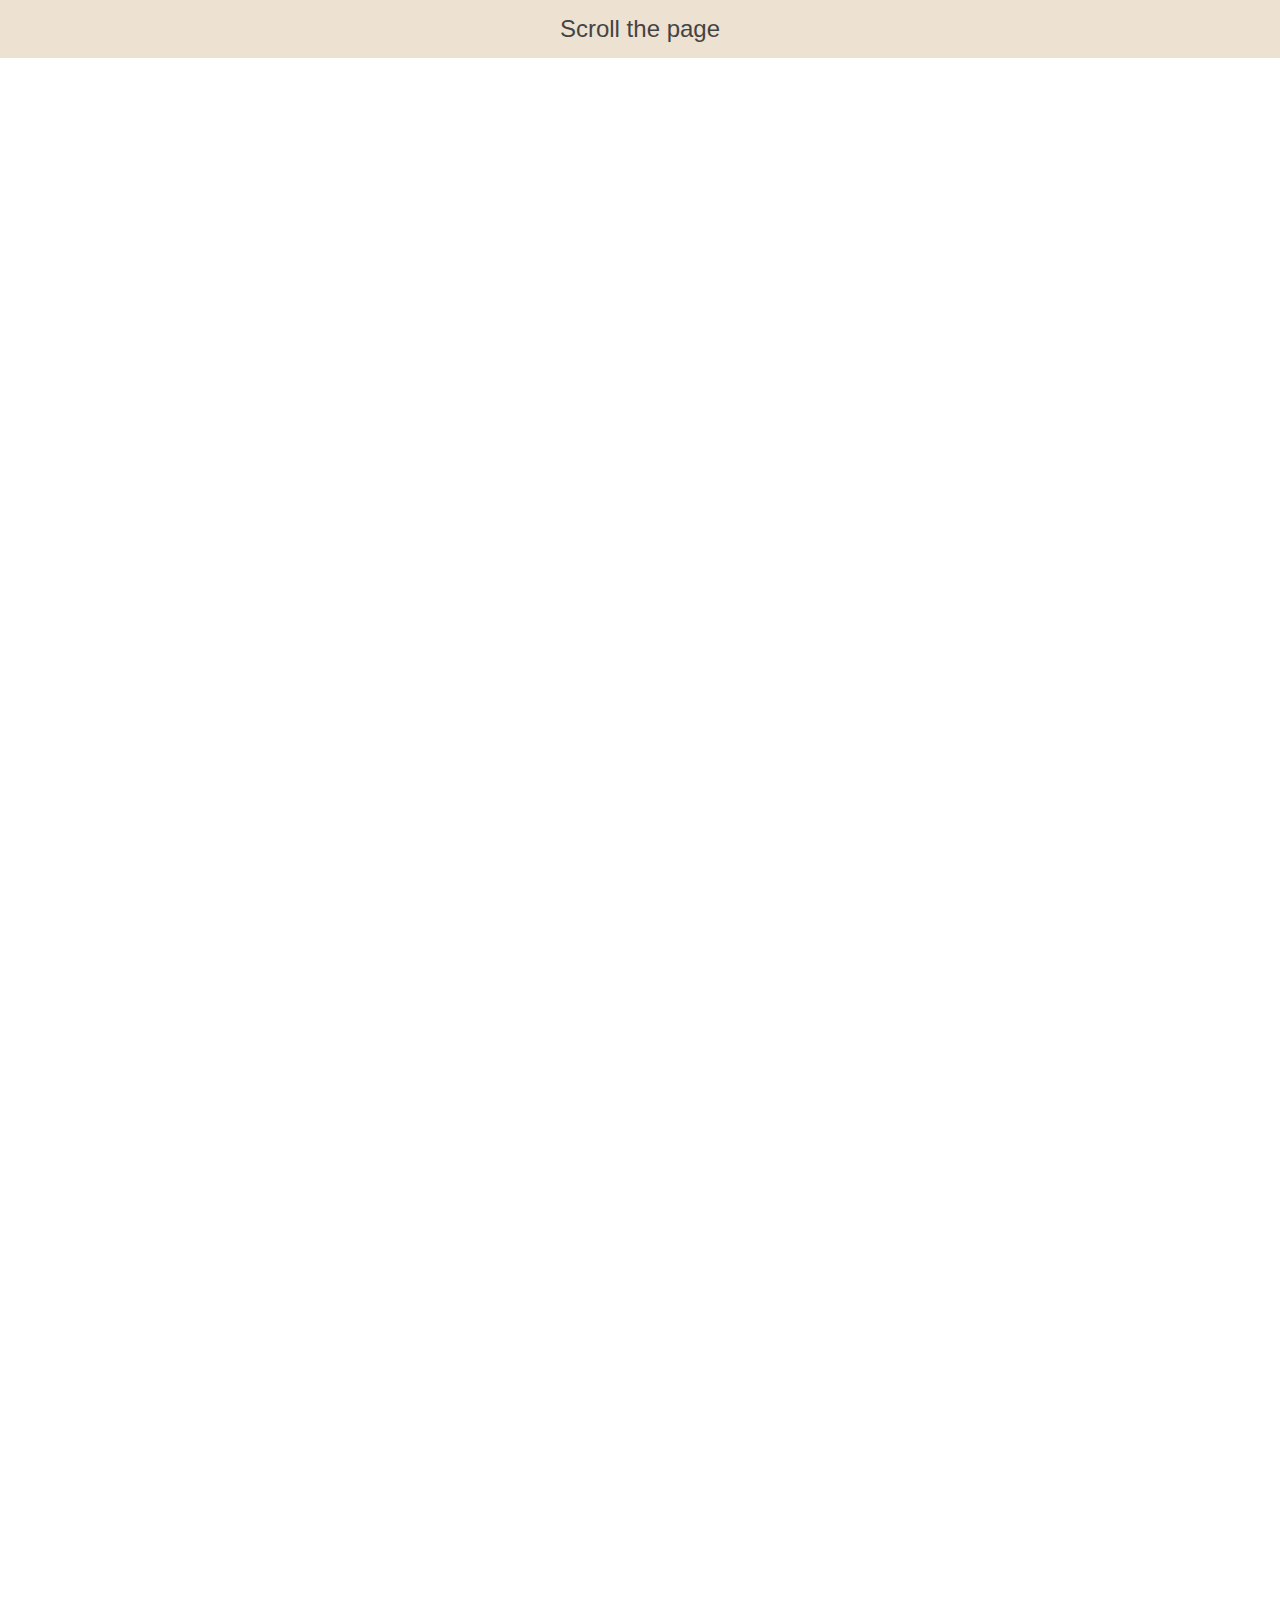
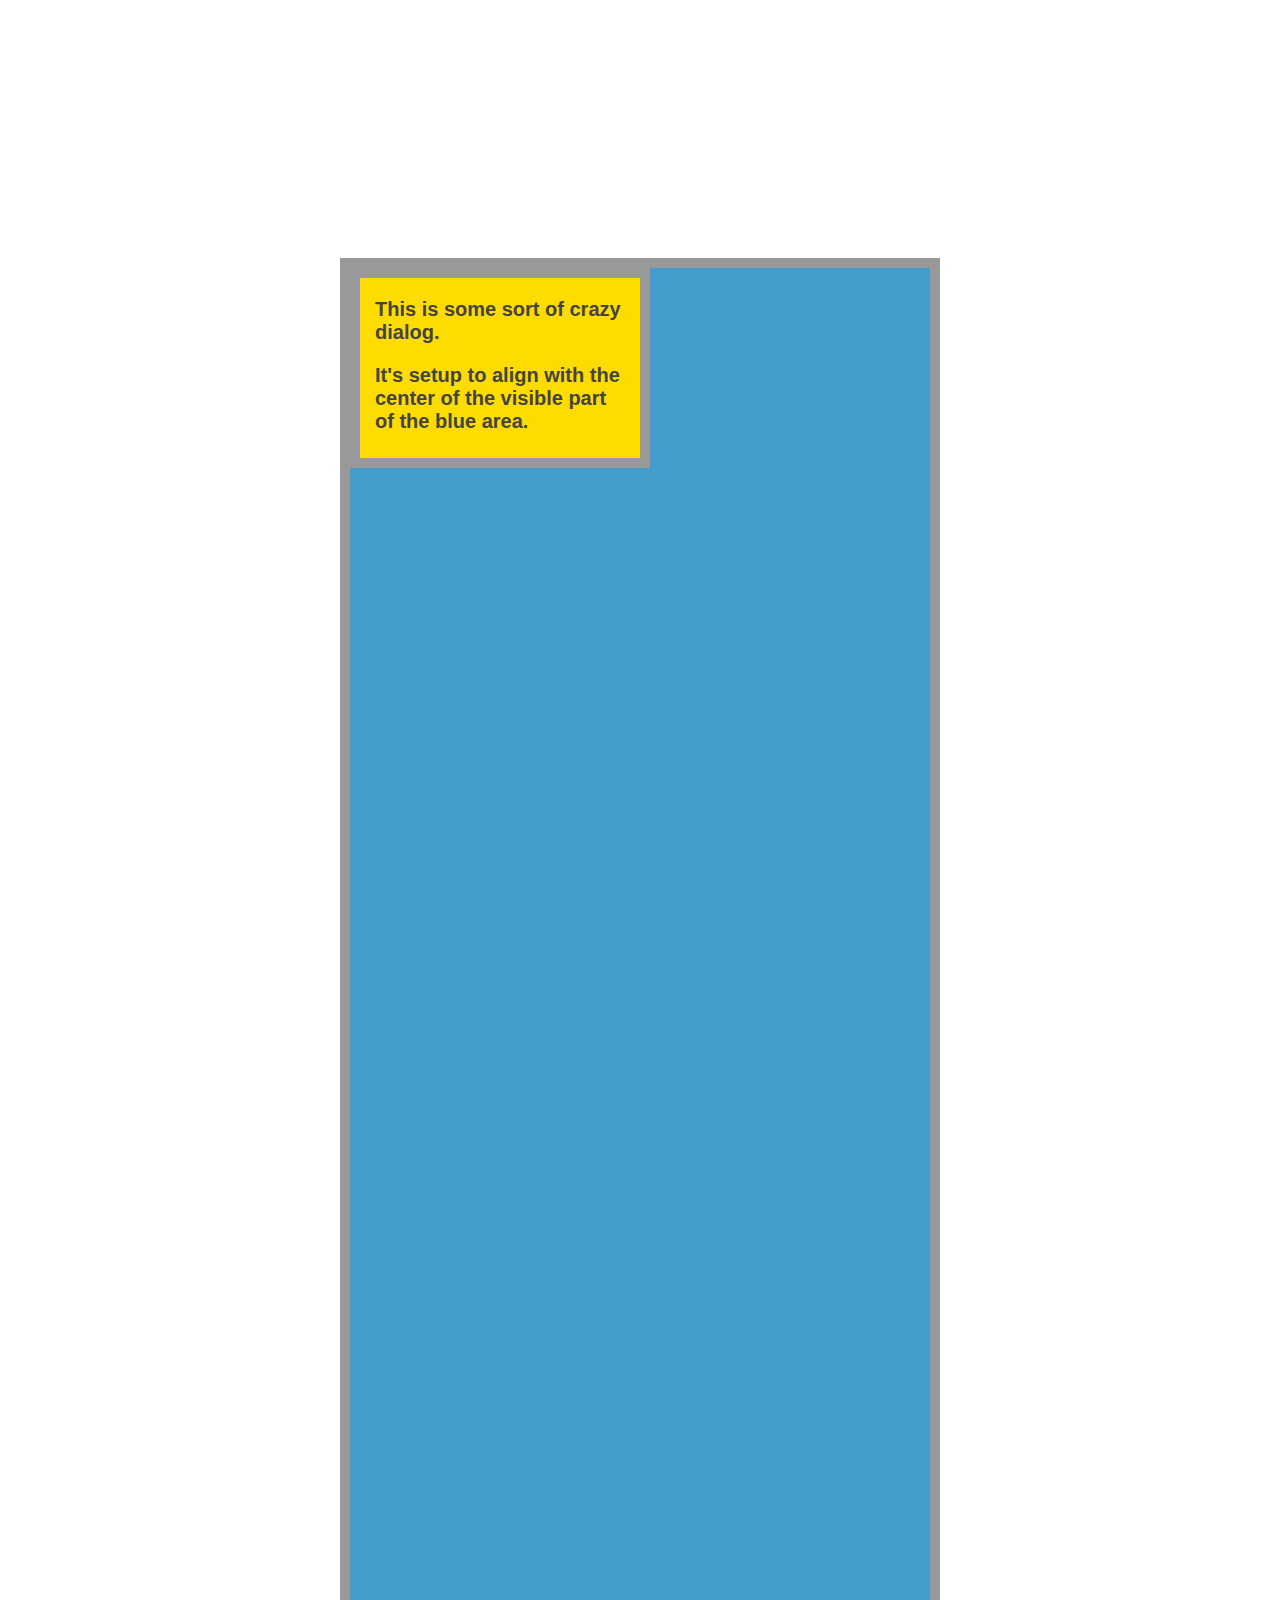
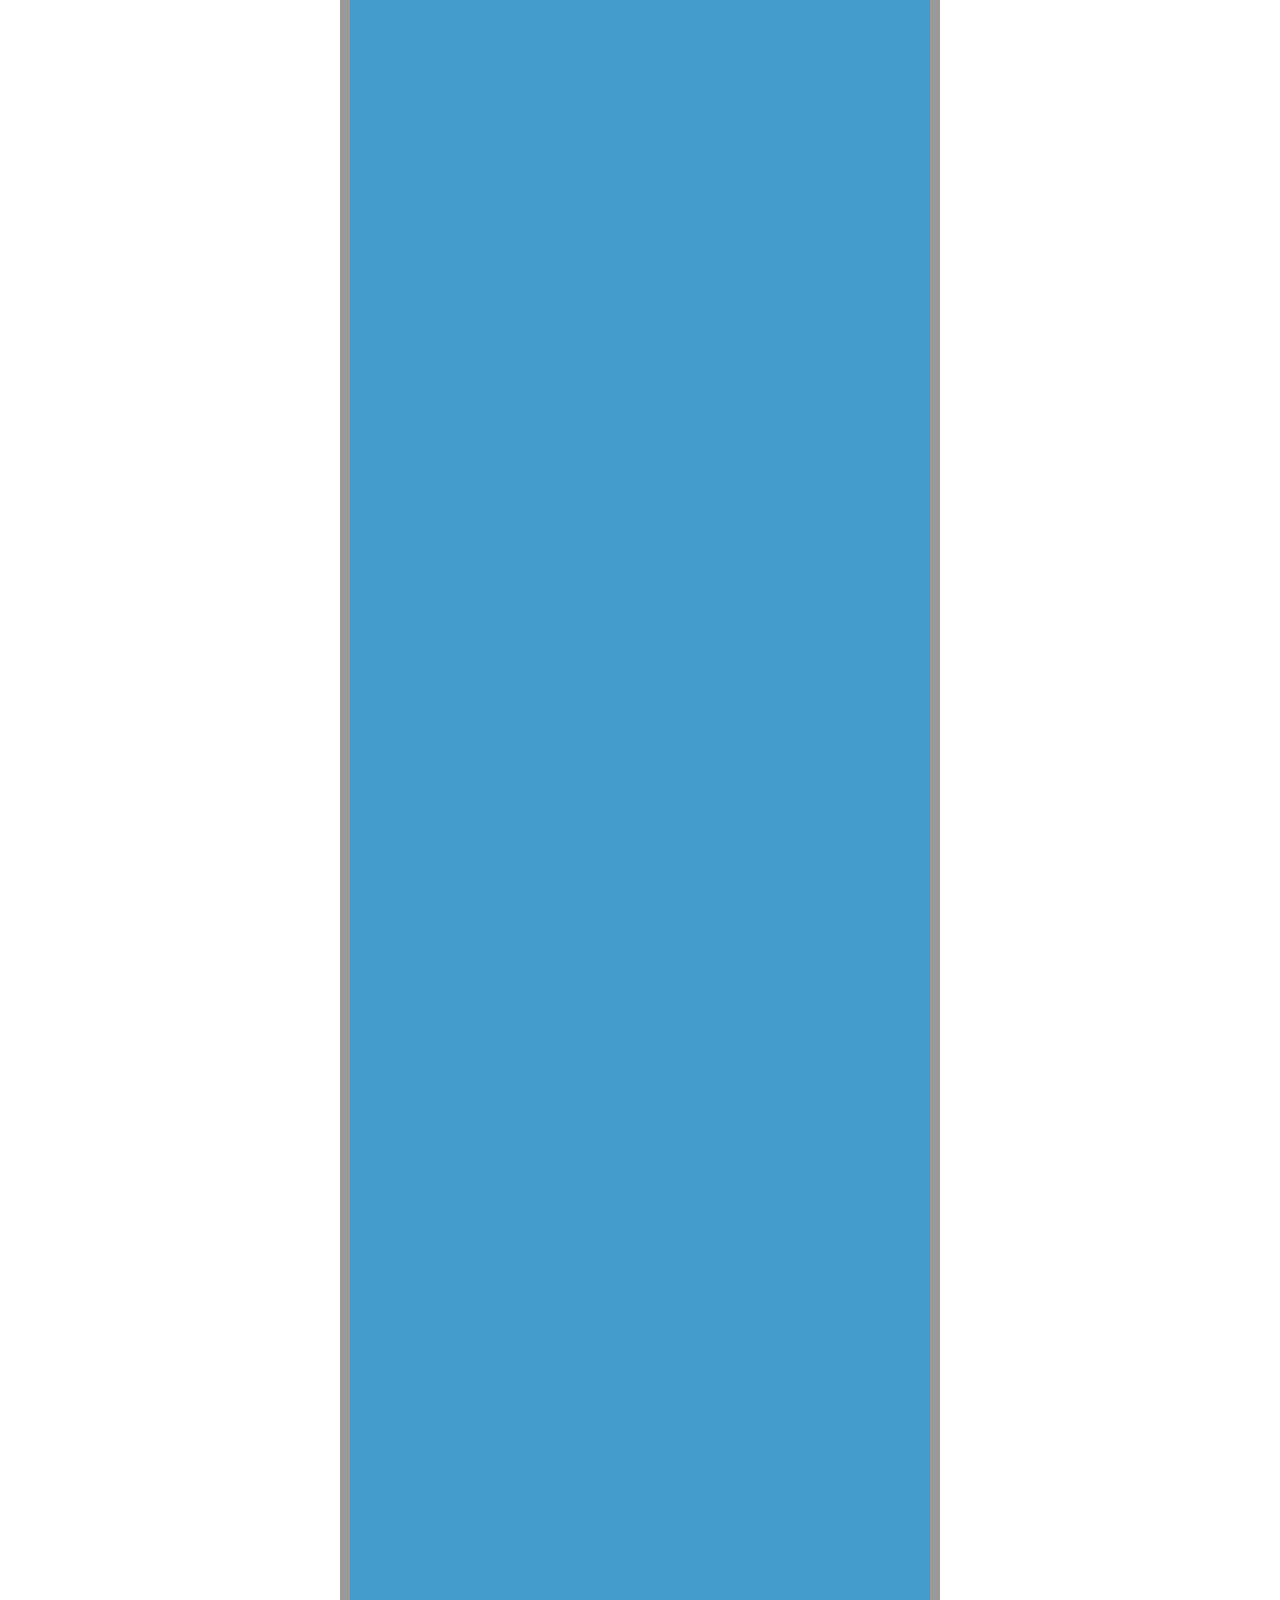
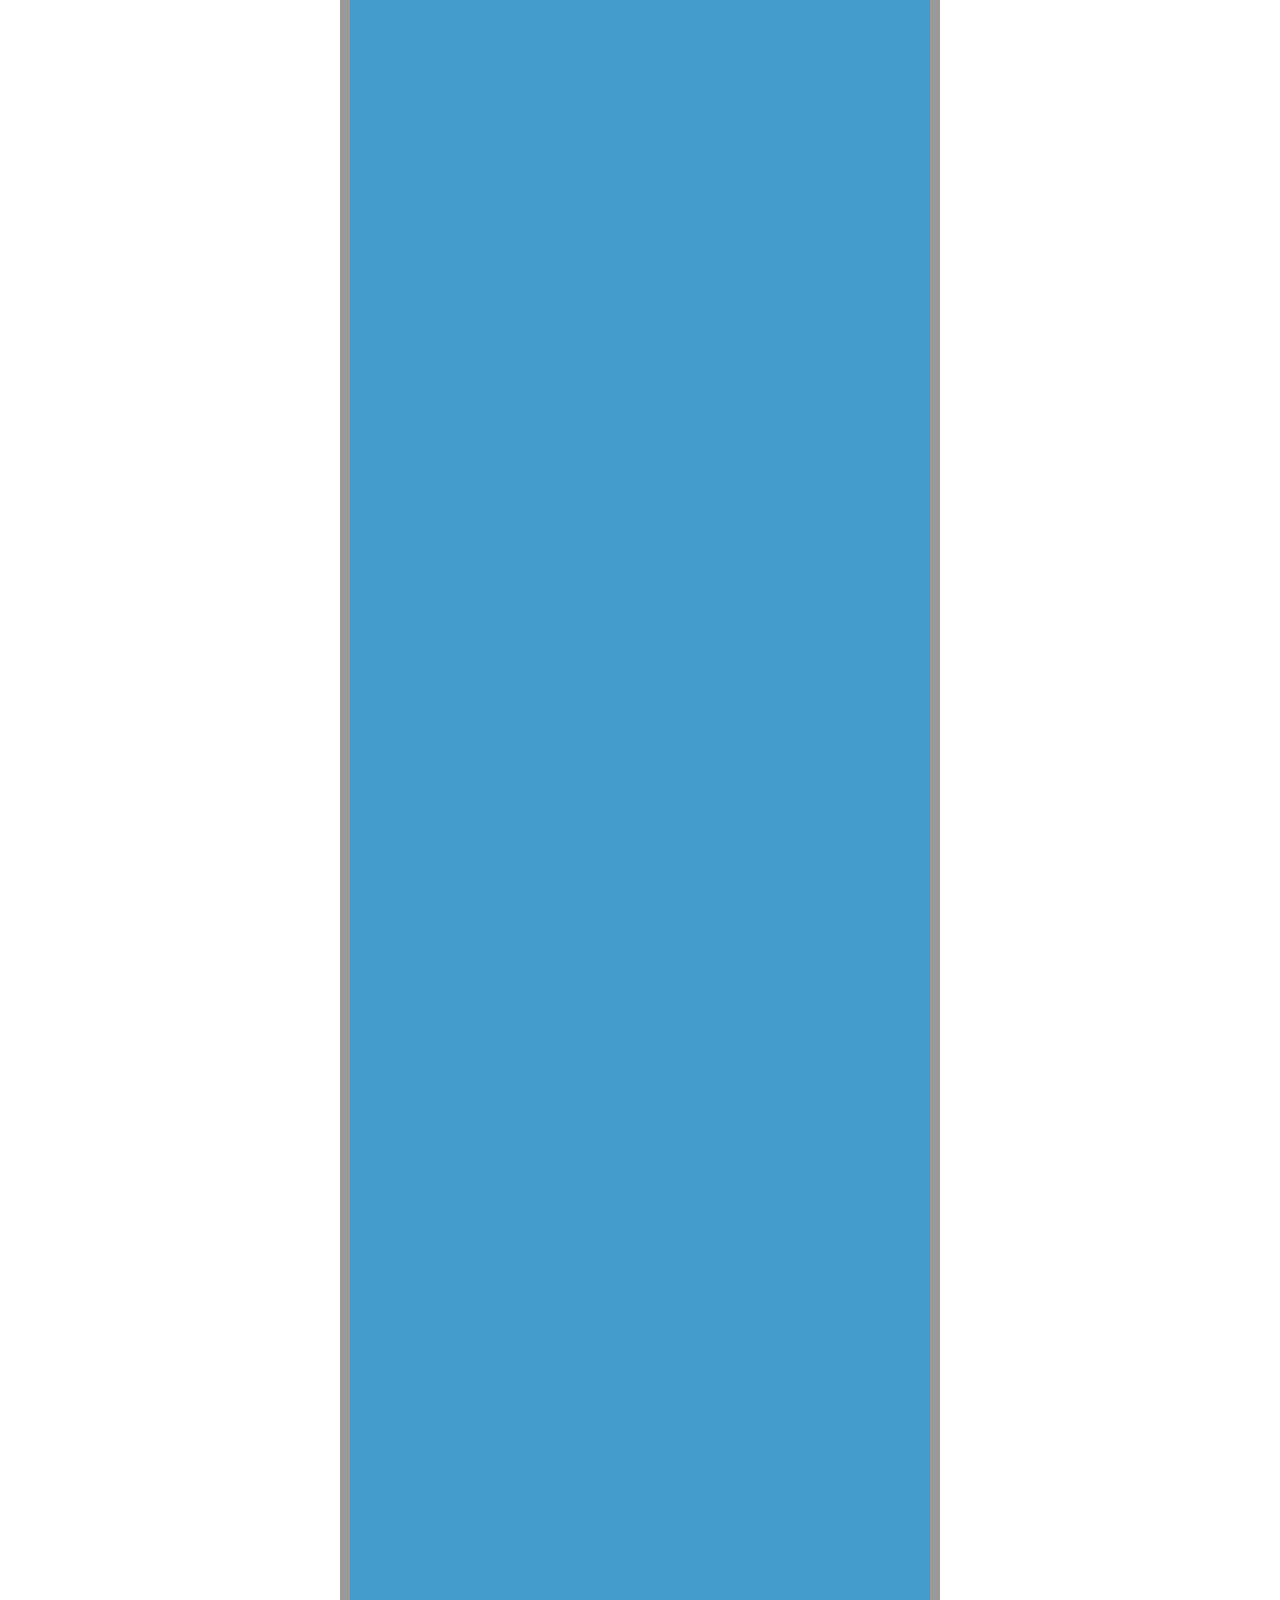
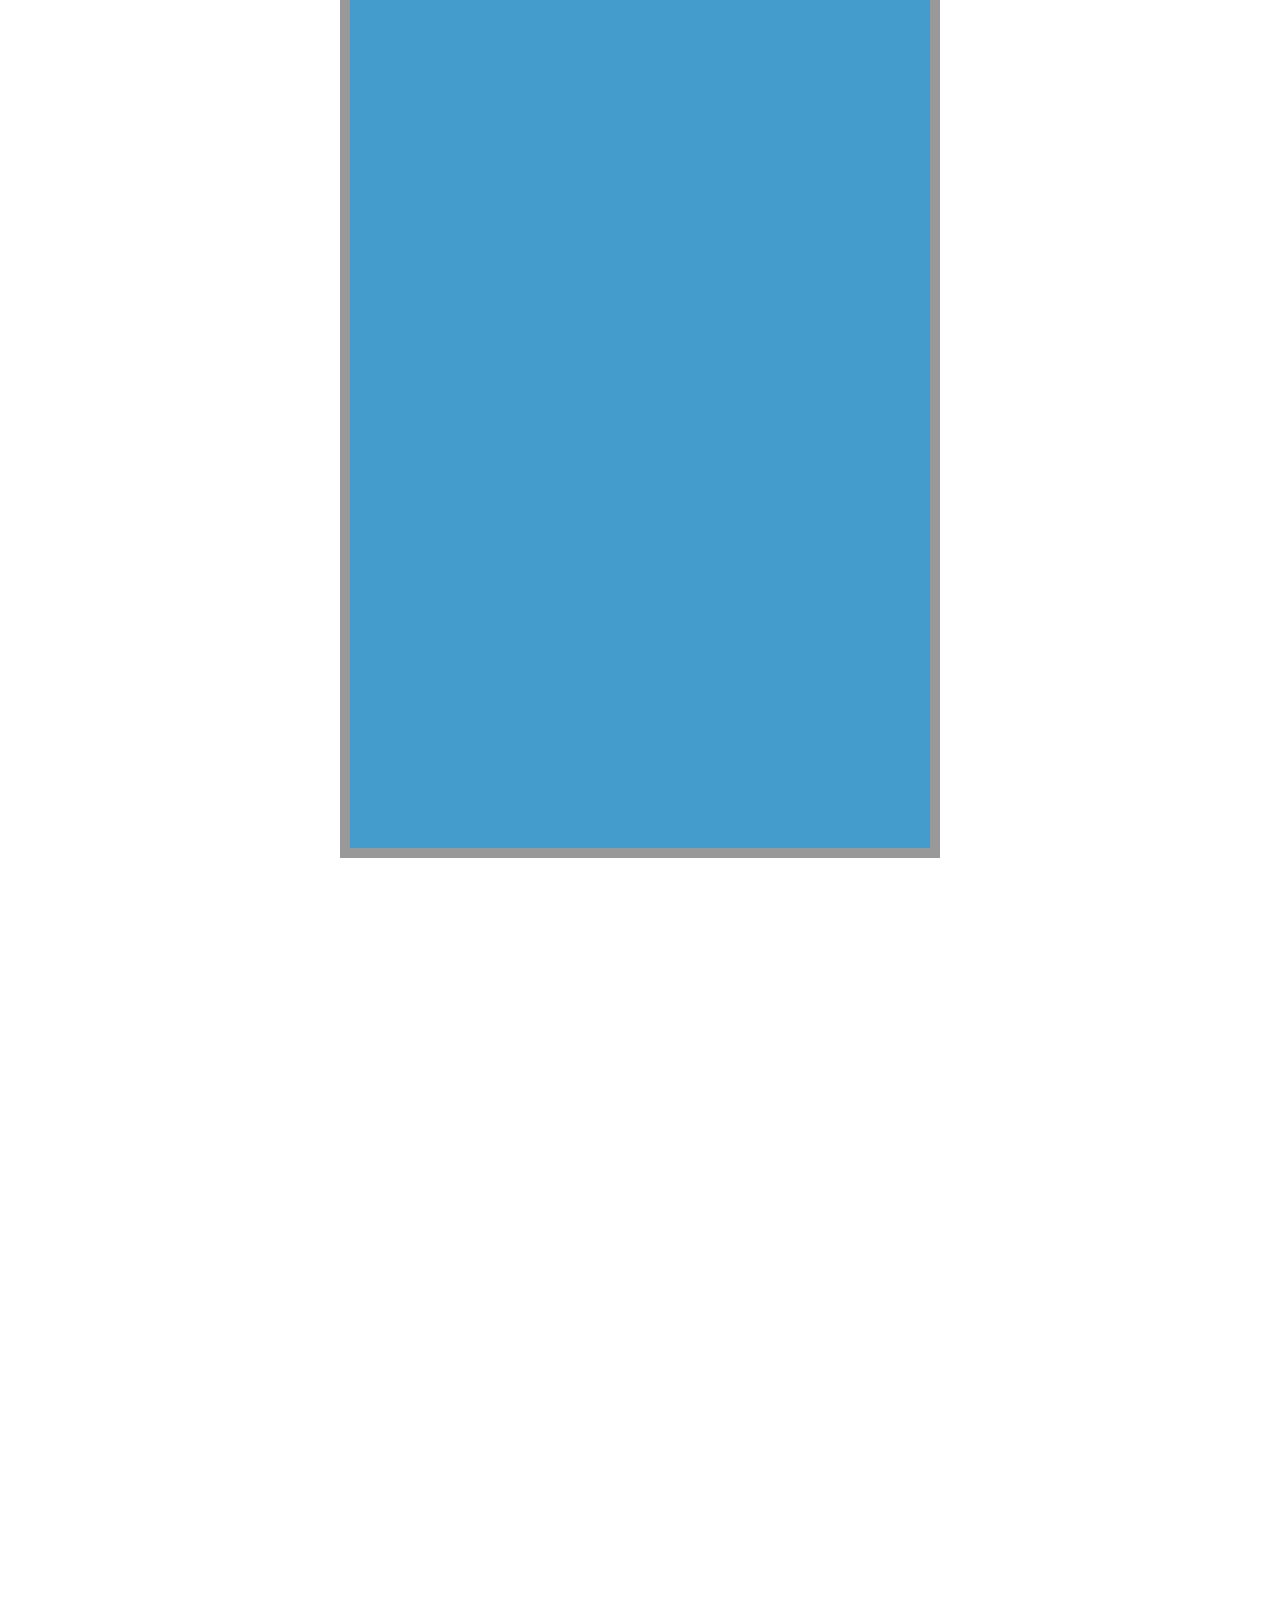
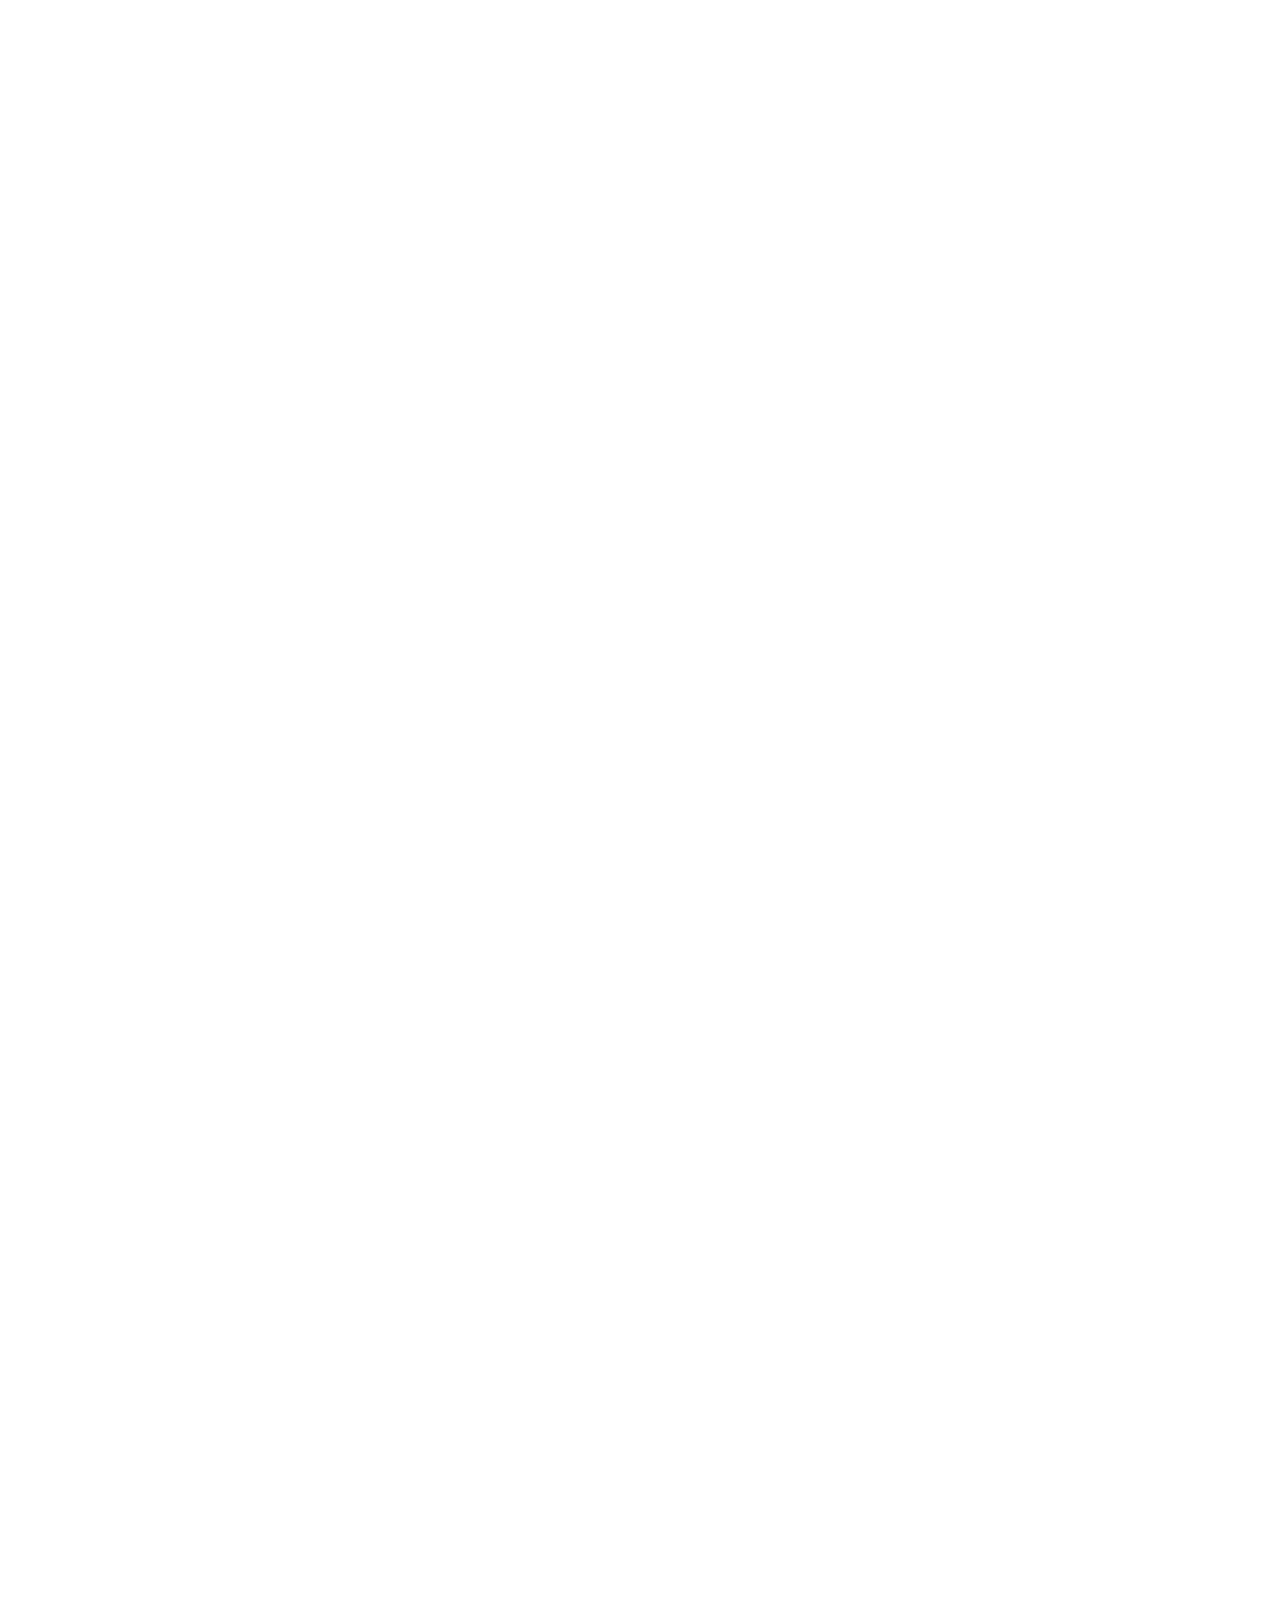
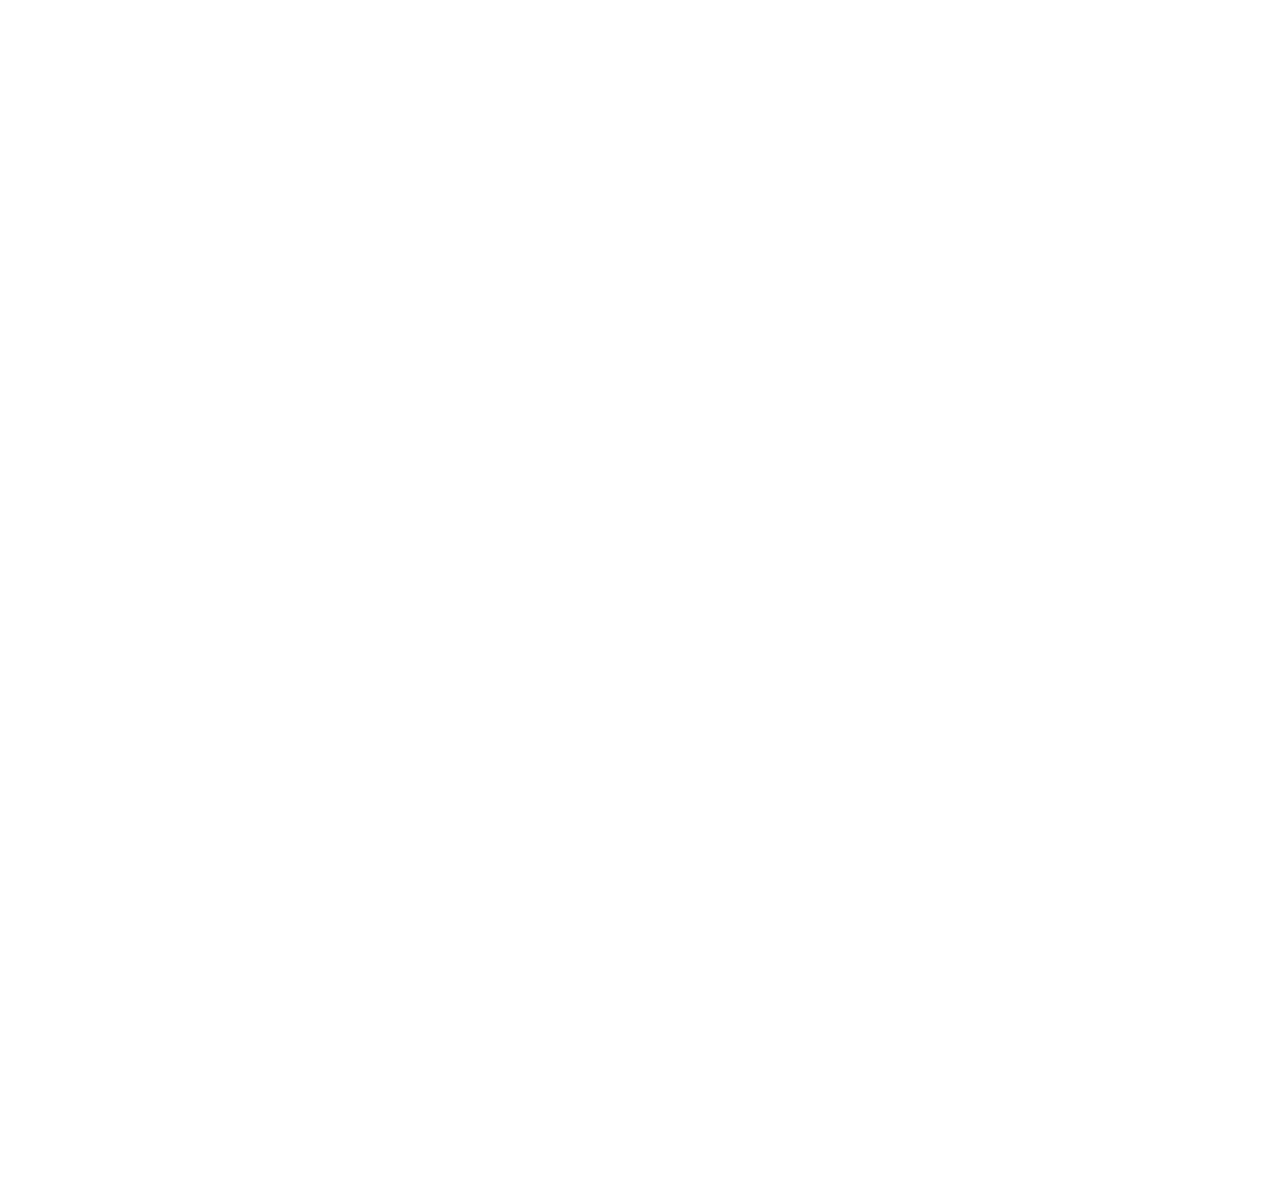
<file: wp-content/plugins/ml-slider/admin/assets/tether/examples/content-visible/index.html>
<!DOCTYPE html>
<html>
    <head>
        <link rel="stylesheet" href="../resources/css/base.css" />
    </head>
    <body>

    <div class="instructions">Scroll the page</div>

    <style>
      .instructions {
        width: 100%;
        text-align: center;
        font-size: 24px;
        padding: 15px;
        background-color: rgba(210, 180, 140, 0.4);
      }

      * {
        box-sizing: border-box;
      }
      body {
        min-height: 1200vh;
        height: 100%;
      }

      .content-box {
        width: 600px;
        border: 10px solid #999;
        height: 600vh;
        background-color: #439CCC;
        margin: 200vh auto;
      }
      .element {
        border: 10px solid #999;
        background-color: #FFDC00;
        width: 300px;
        height: 200px;
        padding: 0 15px;
        font-size: 20px;
        font-weight: bold;
      }
    </style>

    <div class="content-box">
      <div class="element">
        <p>This is some sort of crazy dialog.</p>

        <p>It's setup to align with the center of the visible part of the blue area.</p>
      </div>
    </div>

    <script src="//github.hubspot.com/tether/dist/js/tether.js"></script>
    <script>
      new Tether({
        element: '.element',
        target: '.content-box',
        attachment: 'middle center',
        targetAttachment: 'middle center',
        targetModifier: 'visible'
      });
    </script>
  </body>
</html>
</file>
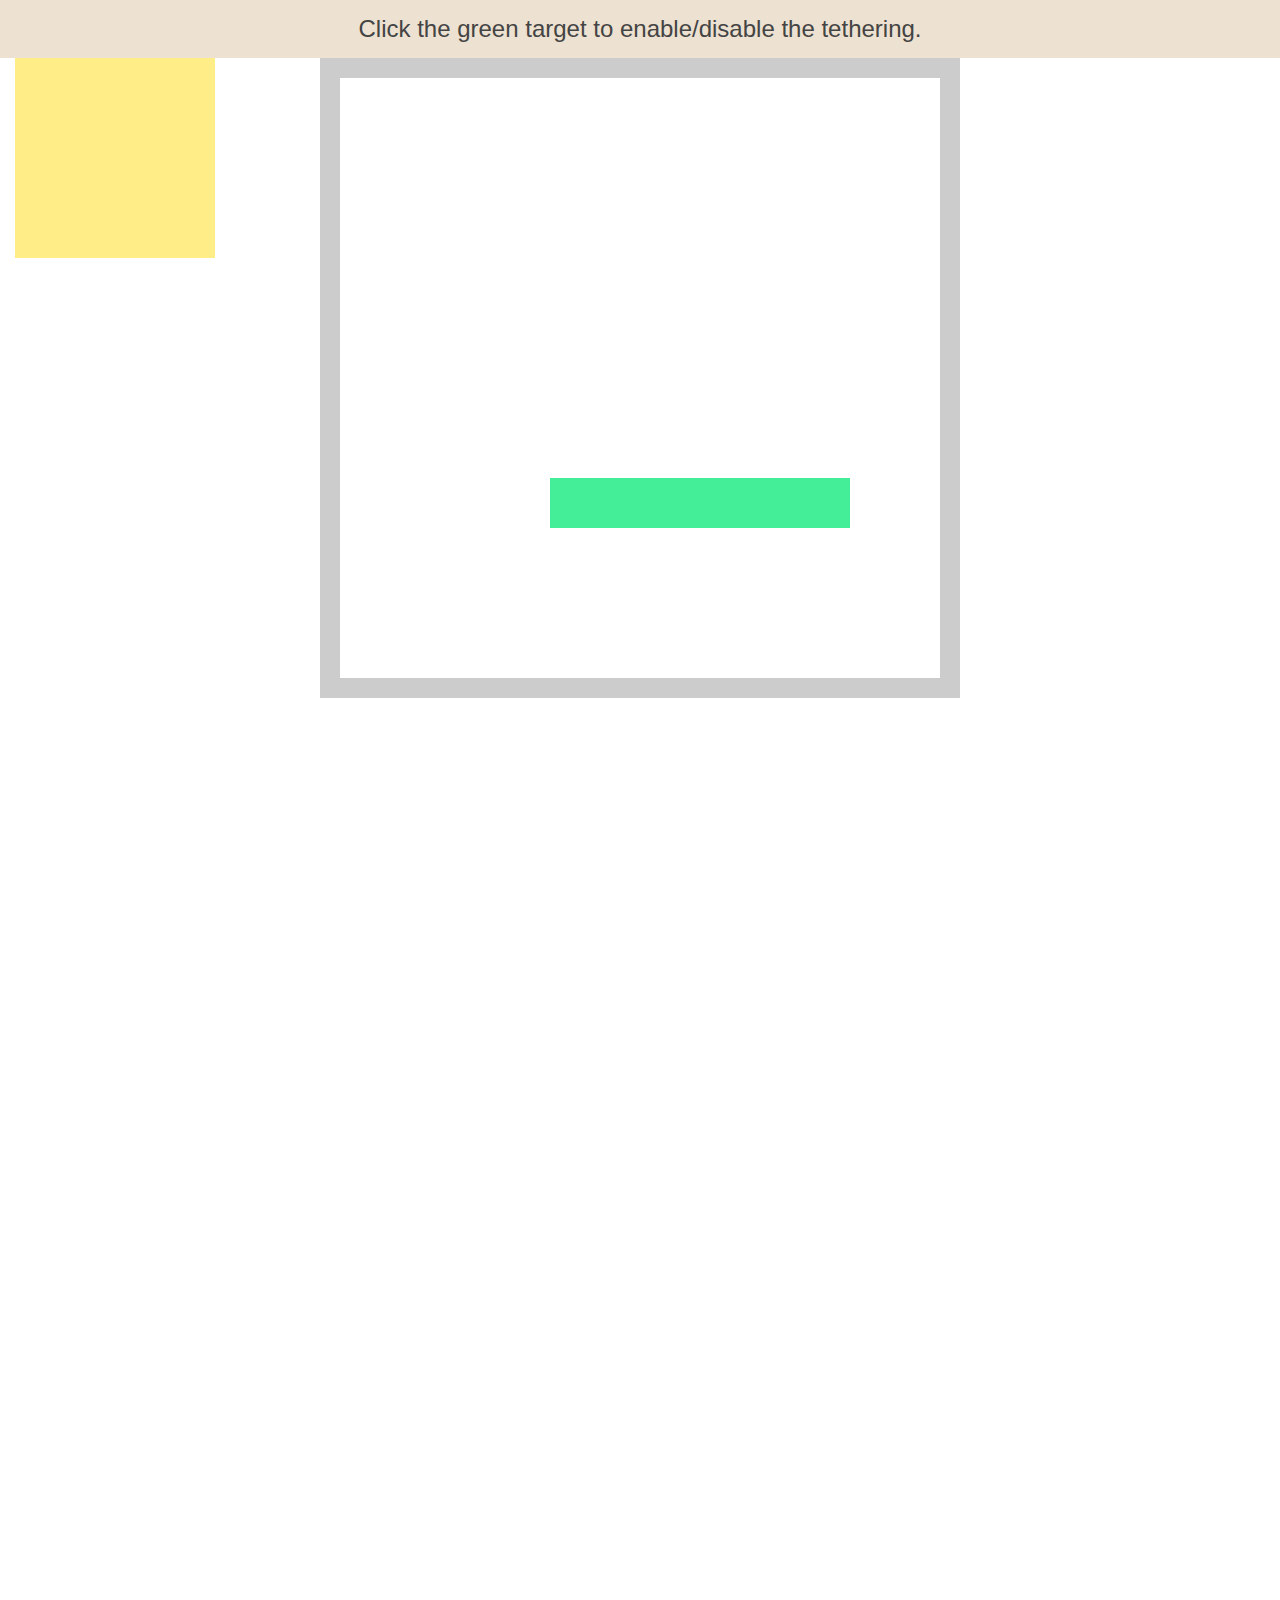
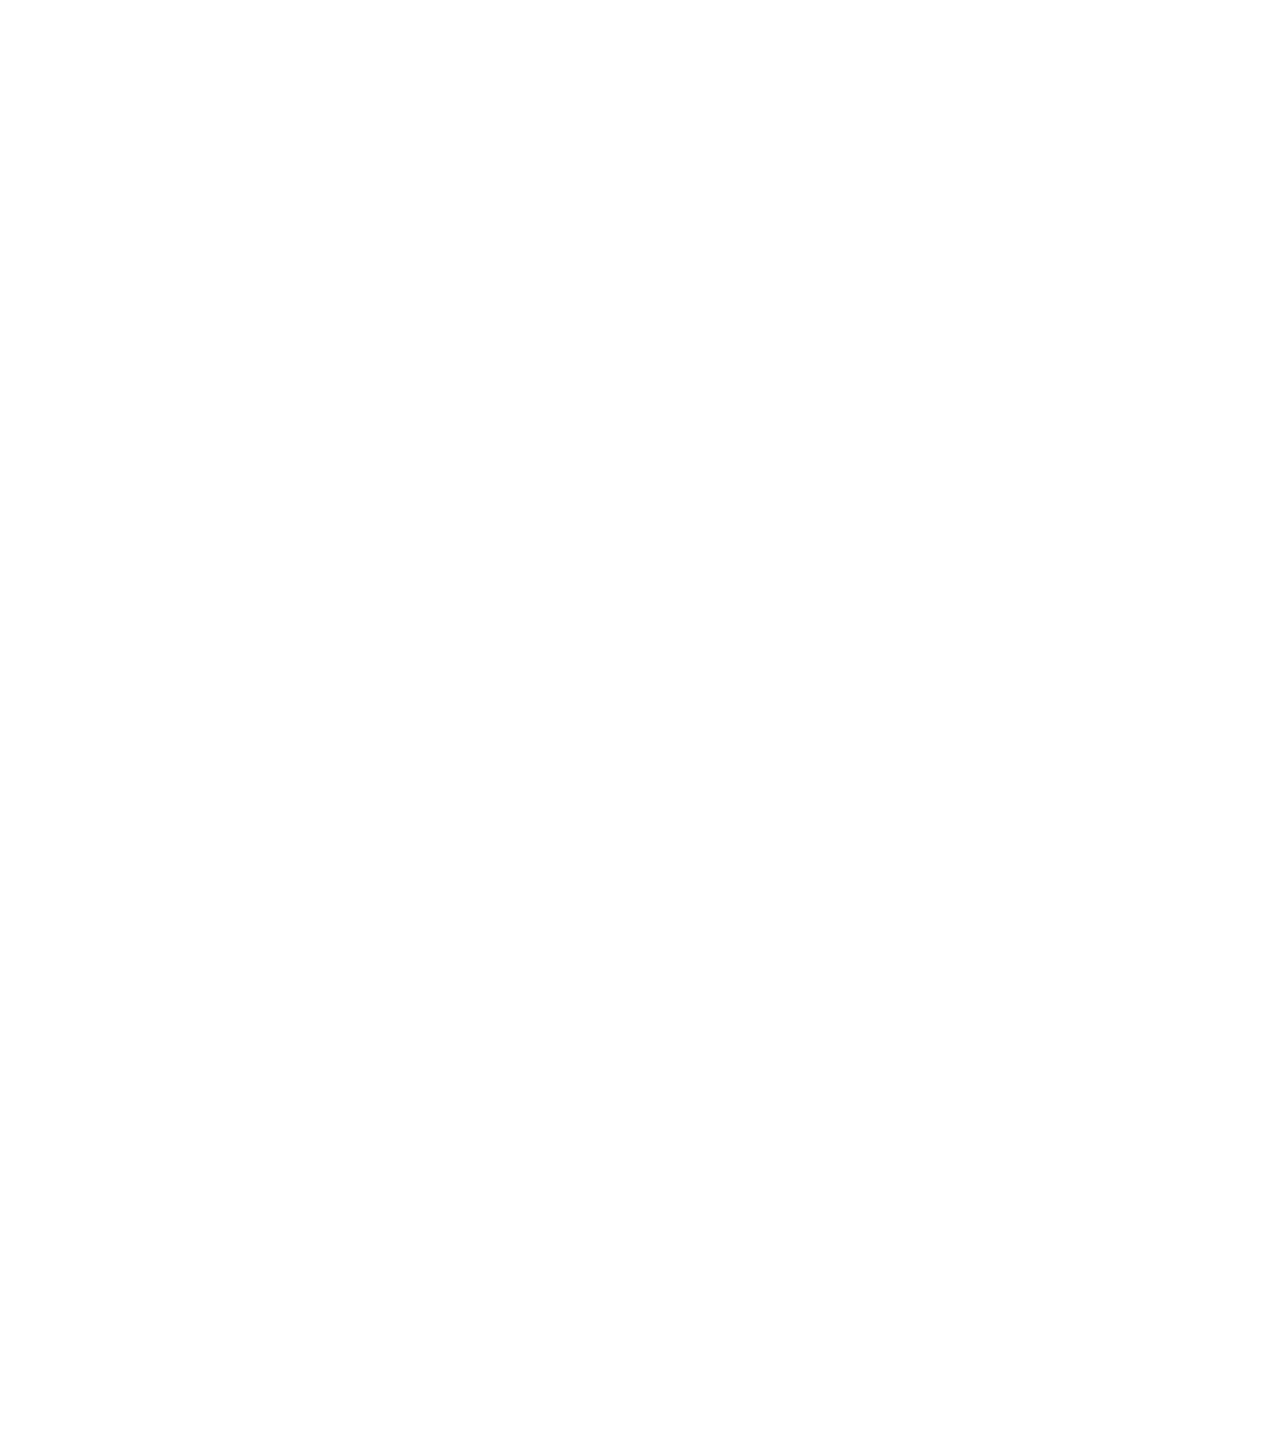
<file: wp-content/plugins/ml-slider/admin/assets/tether/examples/enable-disable/index.html>
<!DOCTYPE html>
<html>
    <head>
        <meta charset="utf-8">
        <meta http-equiv="X-UA-Compatible" content="chrome=1">
        <meta name="viewport" content="width=device-width, initial-scale=1, user-scalable=no">
        <link rel="stylesheet" href="../resources/css/base.css" />
        <link rel="stylesheet" href="../common/css/style.css" />
    </head>
    <body>
        <div class="instructions">Click the green target to enable/disable the tethering.</div>

        <div class="element"></div>
        <div class="container">
            <div class="pad"></div>
            <div class="target"></div>
            <div class="pad"></div>
        </div>

        <script src="//github.hubspot.com/tether/dist/js/tether.js"></script>
        <script>
            var tether = new Tether({
                element: '.element',
                target: '.target',
                attachment: 'top left',
                targetAttachment: 'top right'
            });

            document.querySelector('.target').addEventListener('click', function(){
                if (tether.enabled)
                    tether.disable();
                else
                    tether.enable();
            });
        </script>
    </body>
</html>
</file>
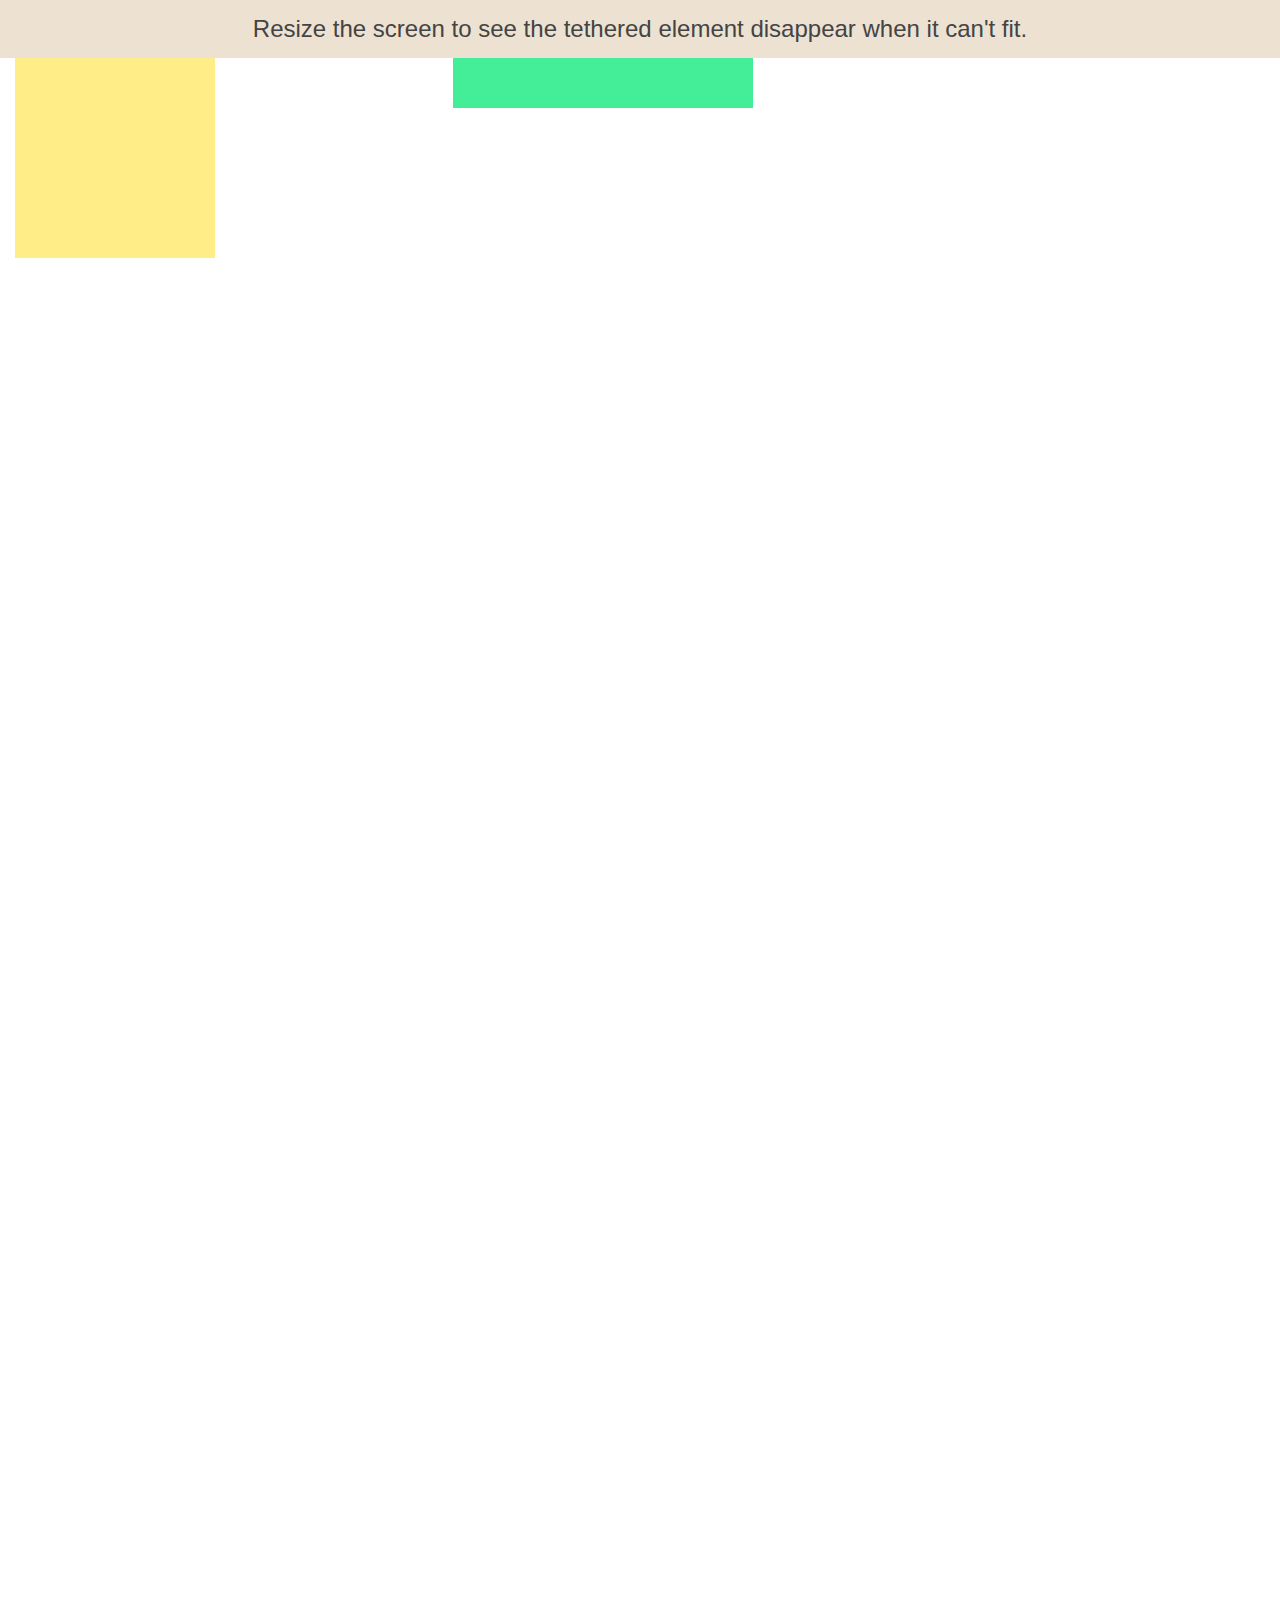
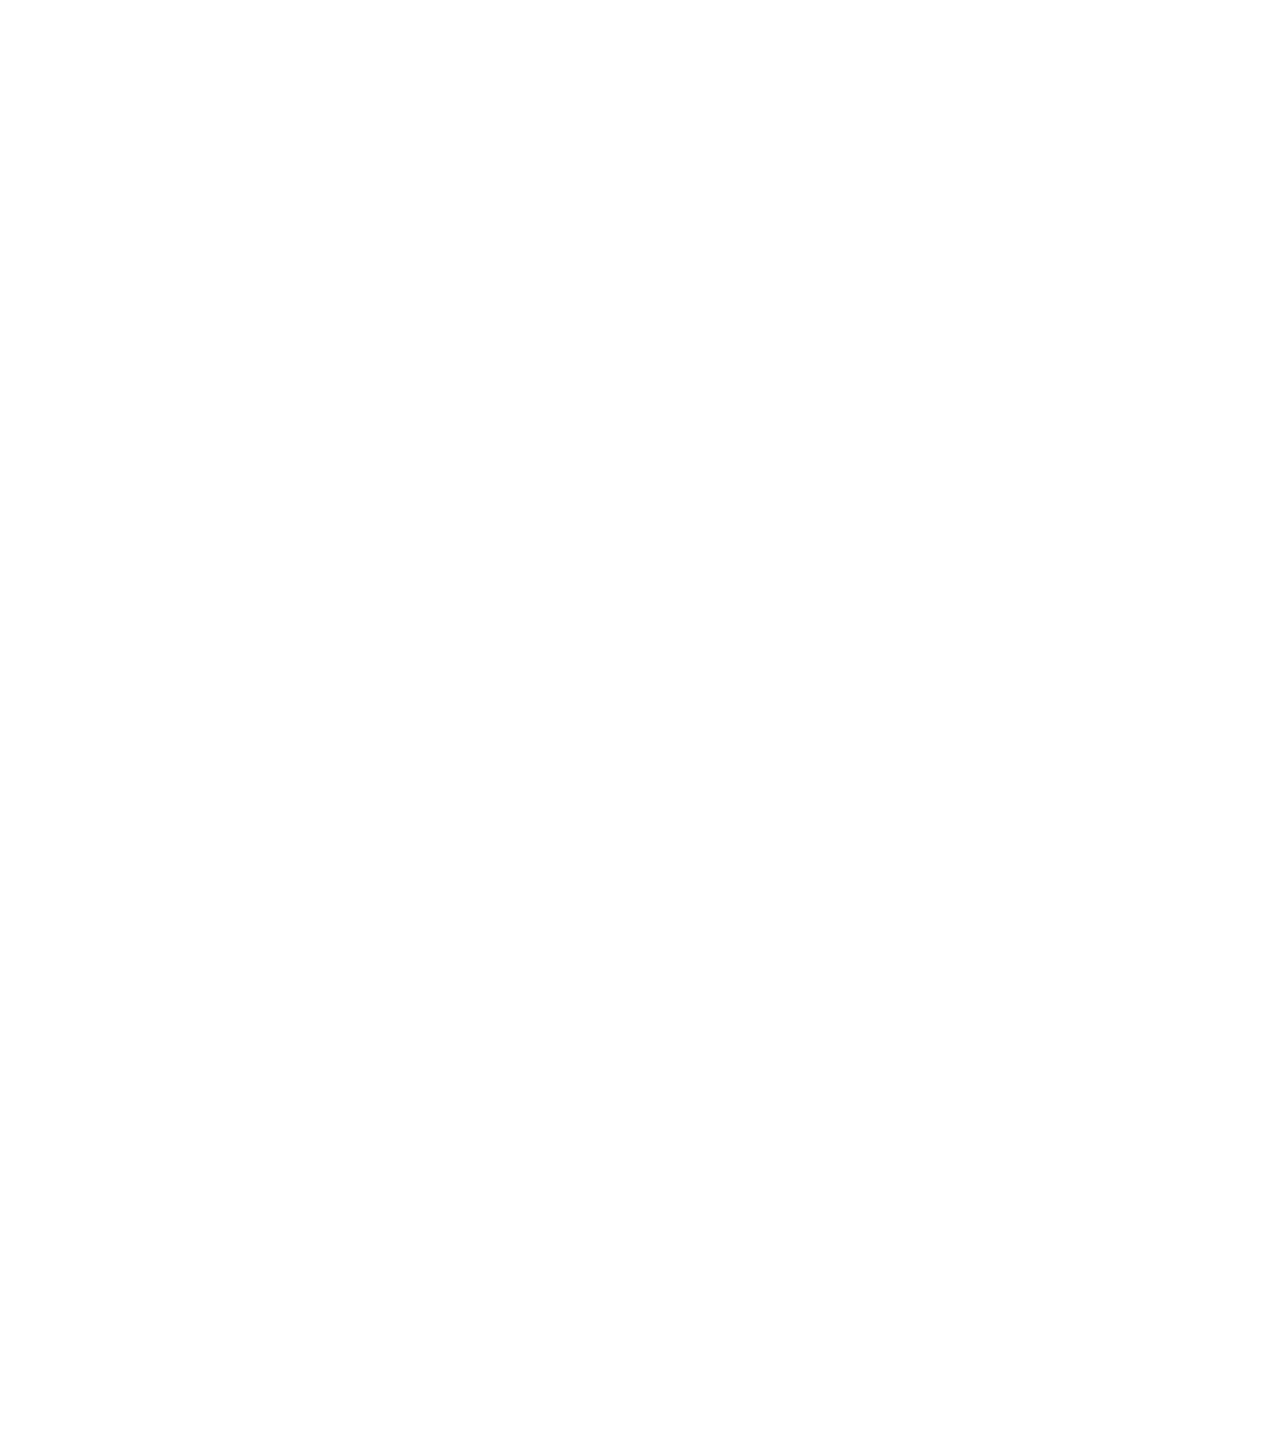
<file: wp-content/plugins/ml-slider/admin/assets/tether/examples/out-of-bounds/index.html>
<!DOCTYPE html>
<html>
    <head>
        <meta charset="utf-8">
        <meta http-equiv="X-UA-Compatible" content="chrome=1">
        <meta name="viewport" content="width=device-width, initial-scale=1, user-scalable=no">
        <link rel="stylesheet" href="../resources/css/base.css" />
        <link rel="stylesheet" href="../common/css/style.css" />
        <style>
            .tether-element.tether-out-of-bounds {
                display: none;
            }
        </style>
    </head>
    <body>
        <div class="instructions">Resize the screen to see the tethered element disappear when it can't fit.</div>

        <div class="element"></div>
        <div class="target"></div>

        <script src="//github.hubspot.com/tether/dist/js/tether.js"></script>
        <script>
            var tether = new Tether({
                element: '.element',
                target: '.target',
                attachment: 'top left',
                targetAttachment: 'top right',
                constraints: [{
                    to: 'window',
                    attachment: 'together'
                }]
            });
            tether.on('update', function(event) {
                console.log(event);
            });
        </script>
    </body>
</html>
</file>
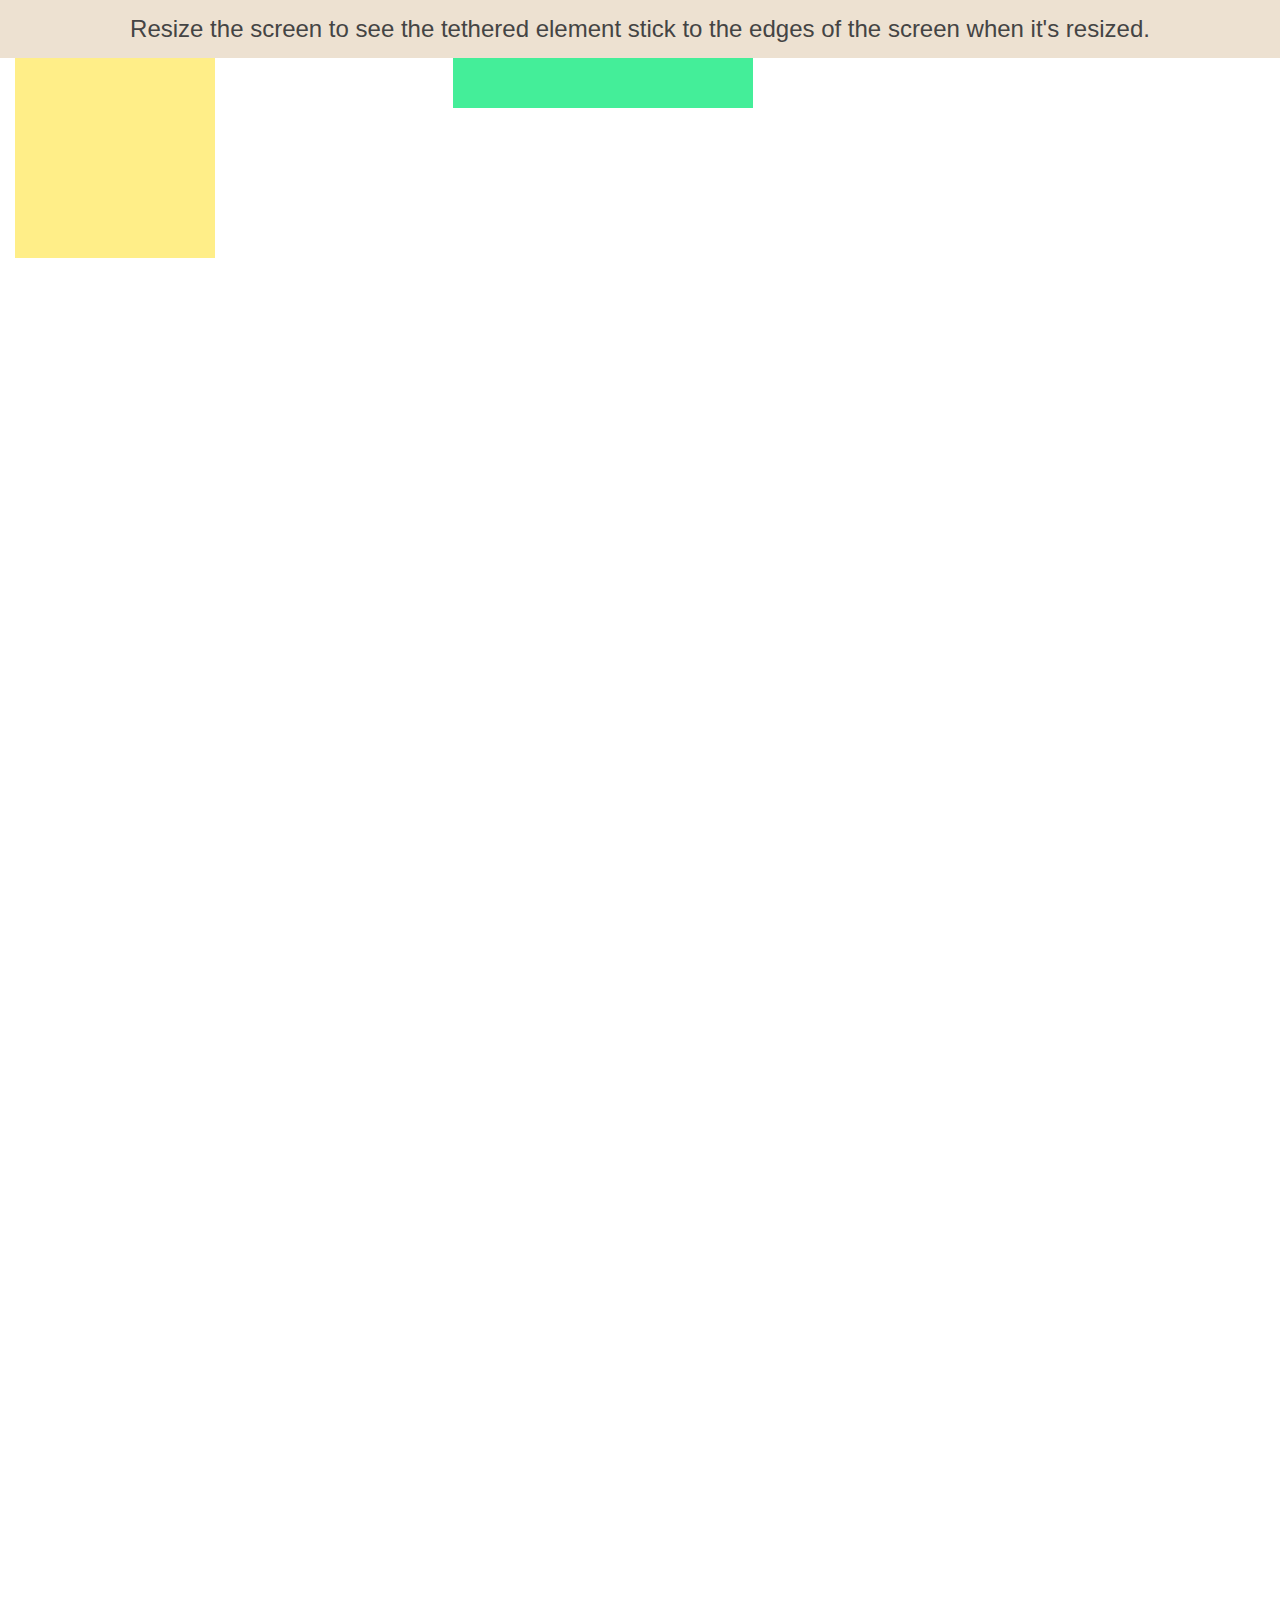
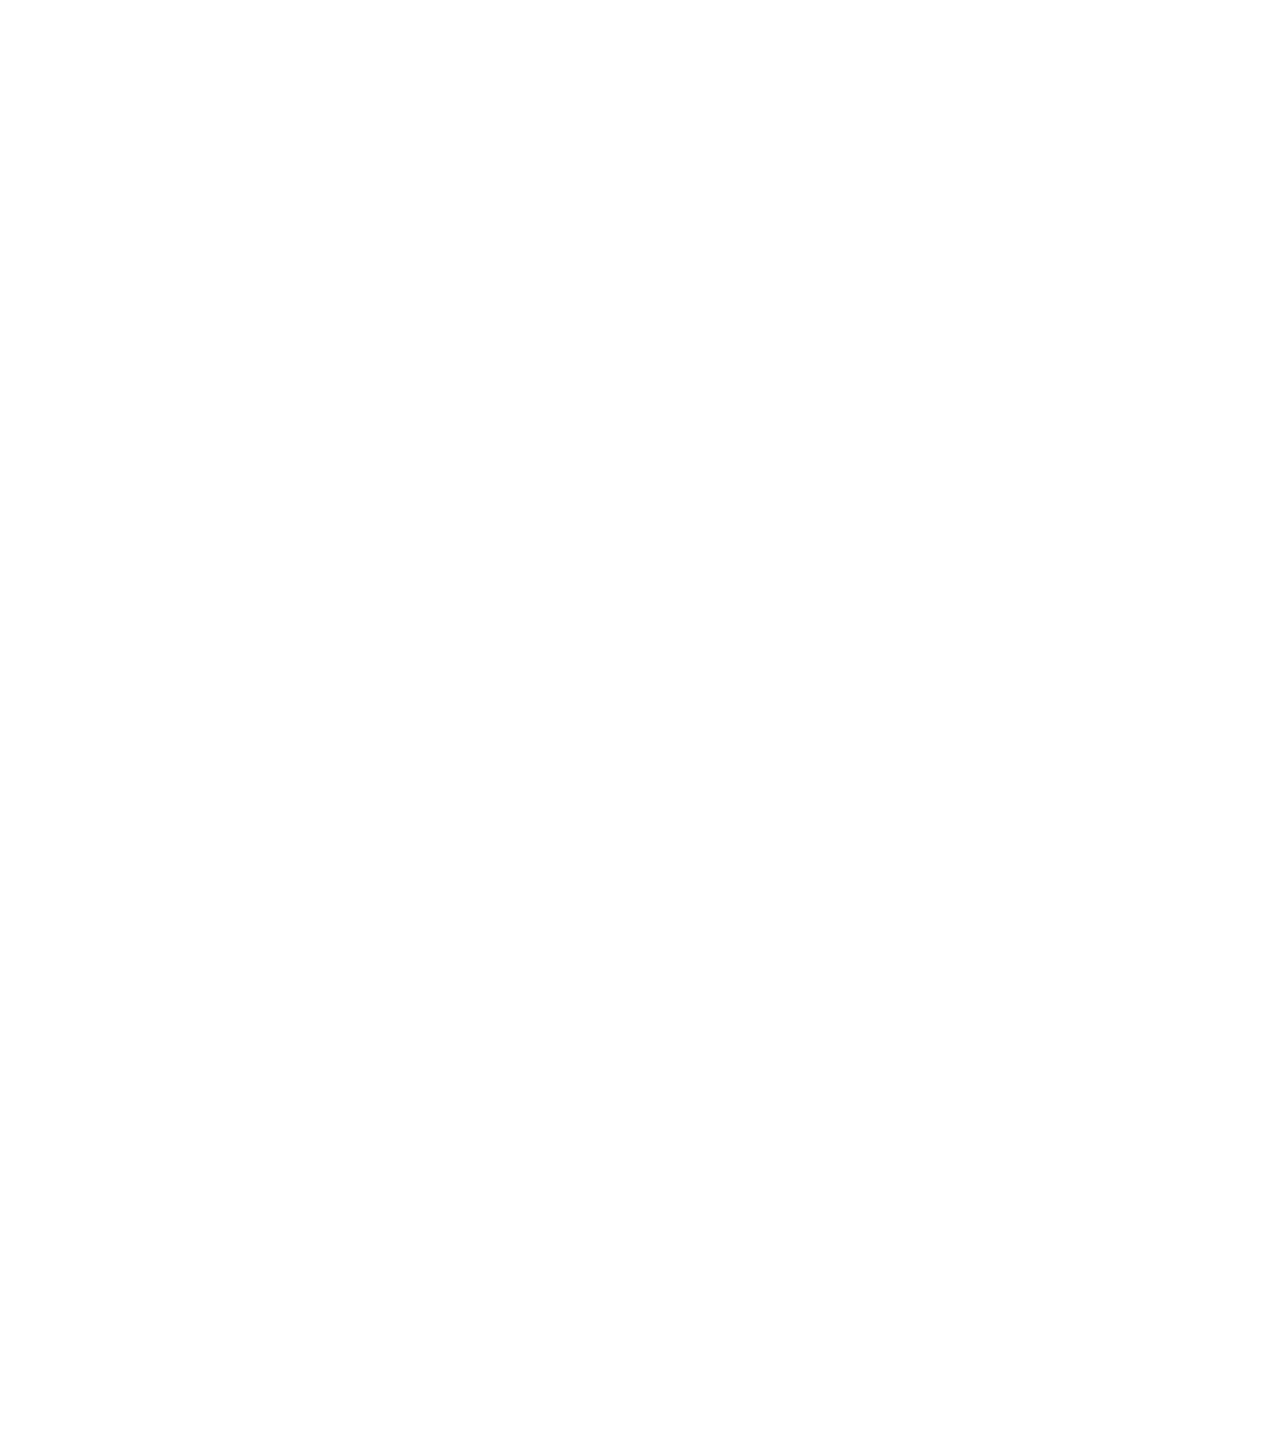
<file: wp-content/plugins/ml-slider/admin/assets/tether/examples/pin/index.html>
<!DOCTYPE html>
<html>
    <head>
        <meta charset="utf-8">
        <meta http-equiv="X-UA-Compatible" content="chrome=1">
        <meta name="viewport" content="width=device-width, initial-scale=1, user-scalable=no">
        <link rel="stylesheet" href="../resources/css/base.css" />
        <link rel="stylesheet" href="../common/css/style.css" />
    </head>
    <body>
        <div class="instructions">Resize the screen to see the tethered element stick to the edges of the screen when it's resized.</div>

        <div class="element"></div>
        <div class="target"></div>

        <script src="//github.hubspot.com/tether/dist/js/tether.js"></script>
        <script>
            new Tether({
                element: '.element',
                target: '.target',
                attachment: 'top left',
                targetAttachment: 'top right',
                constraints: [{
                    to: 'window',
                    pin: true
                }]
            });
        </script>
    </body>
</html>
</file>
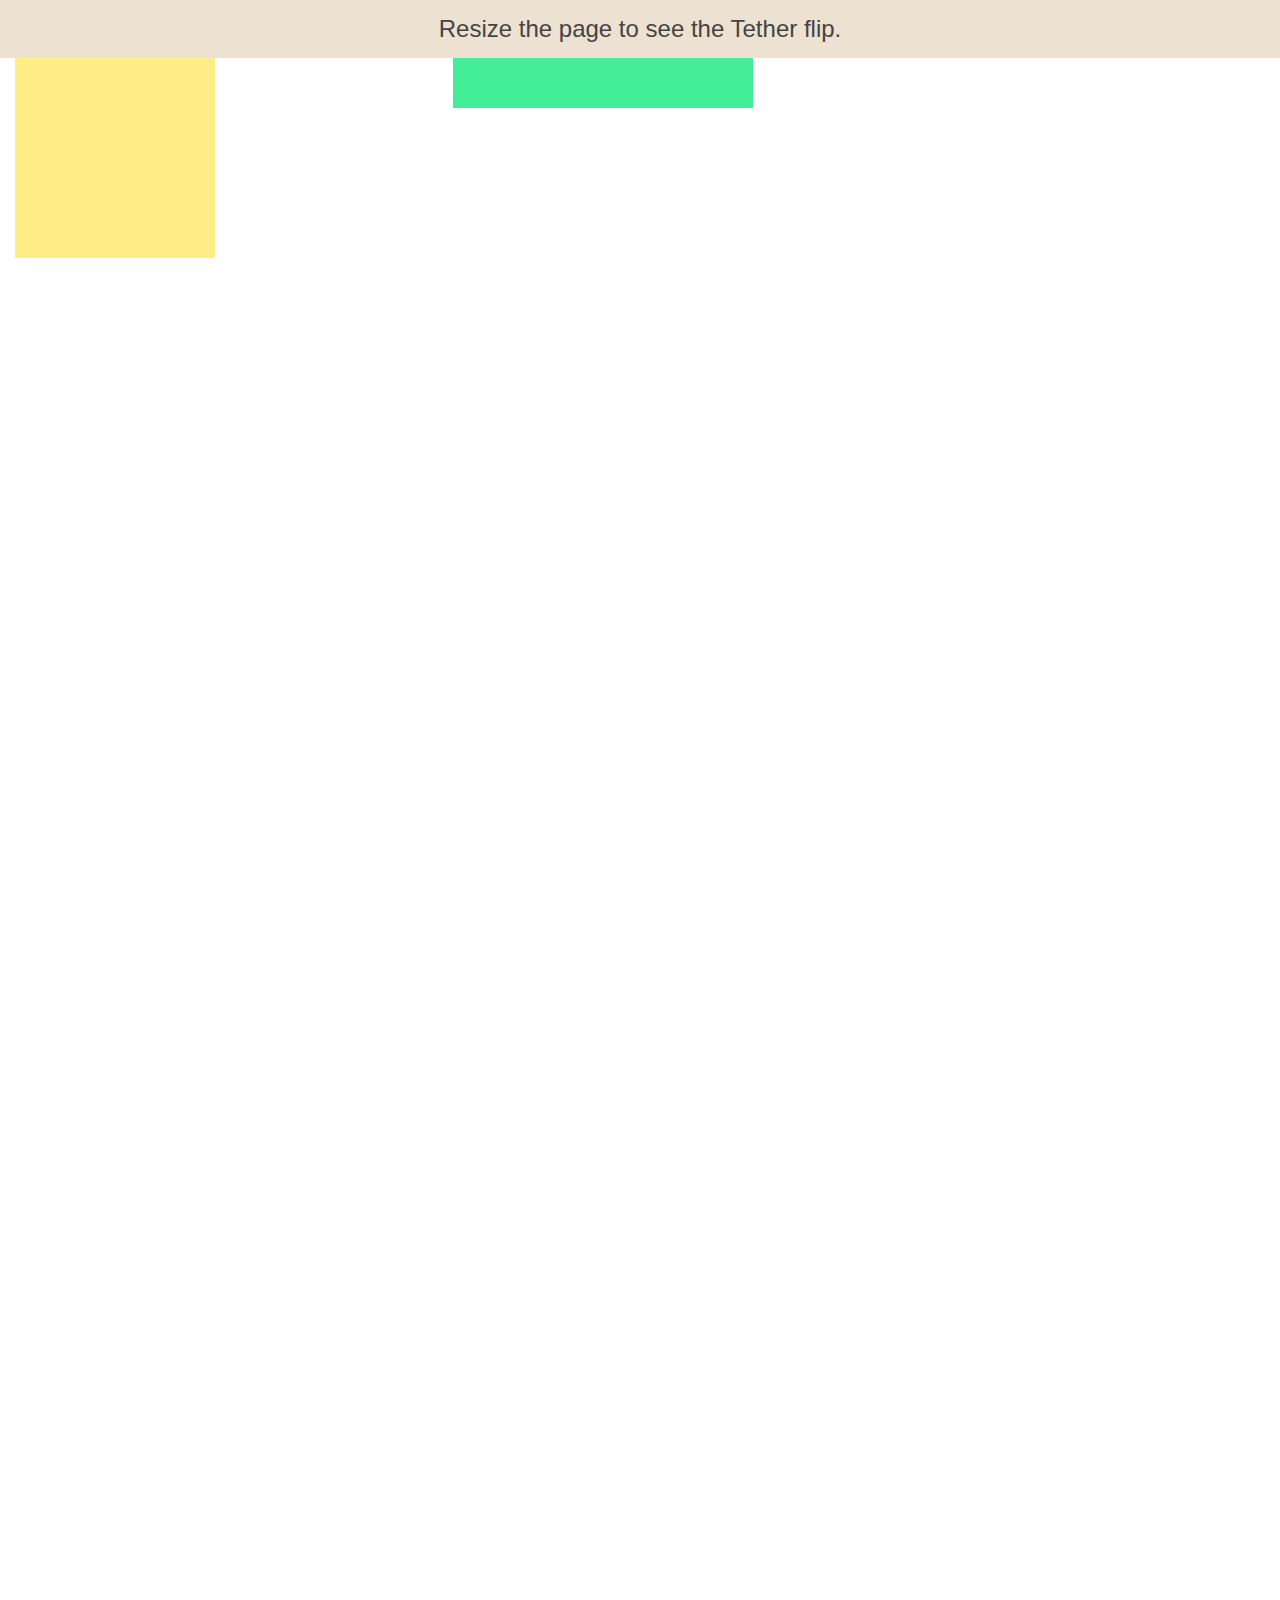
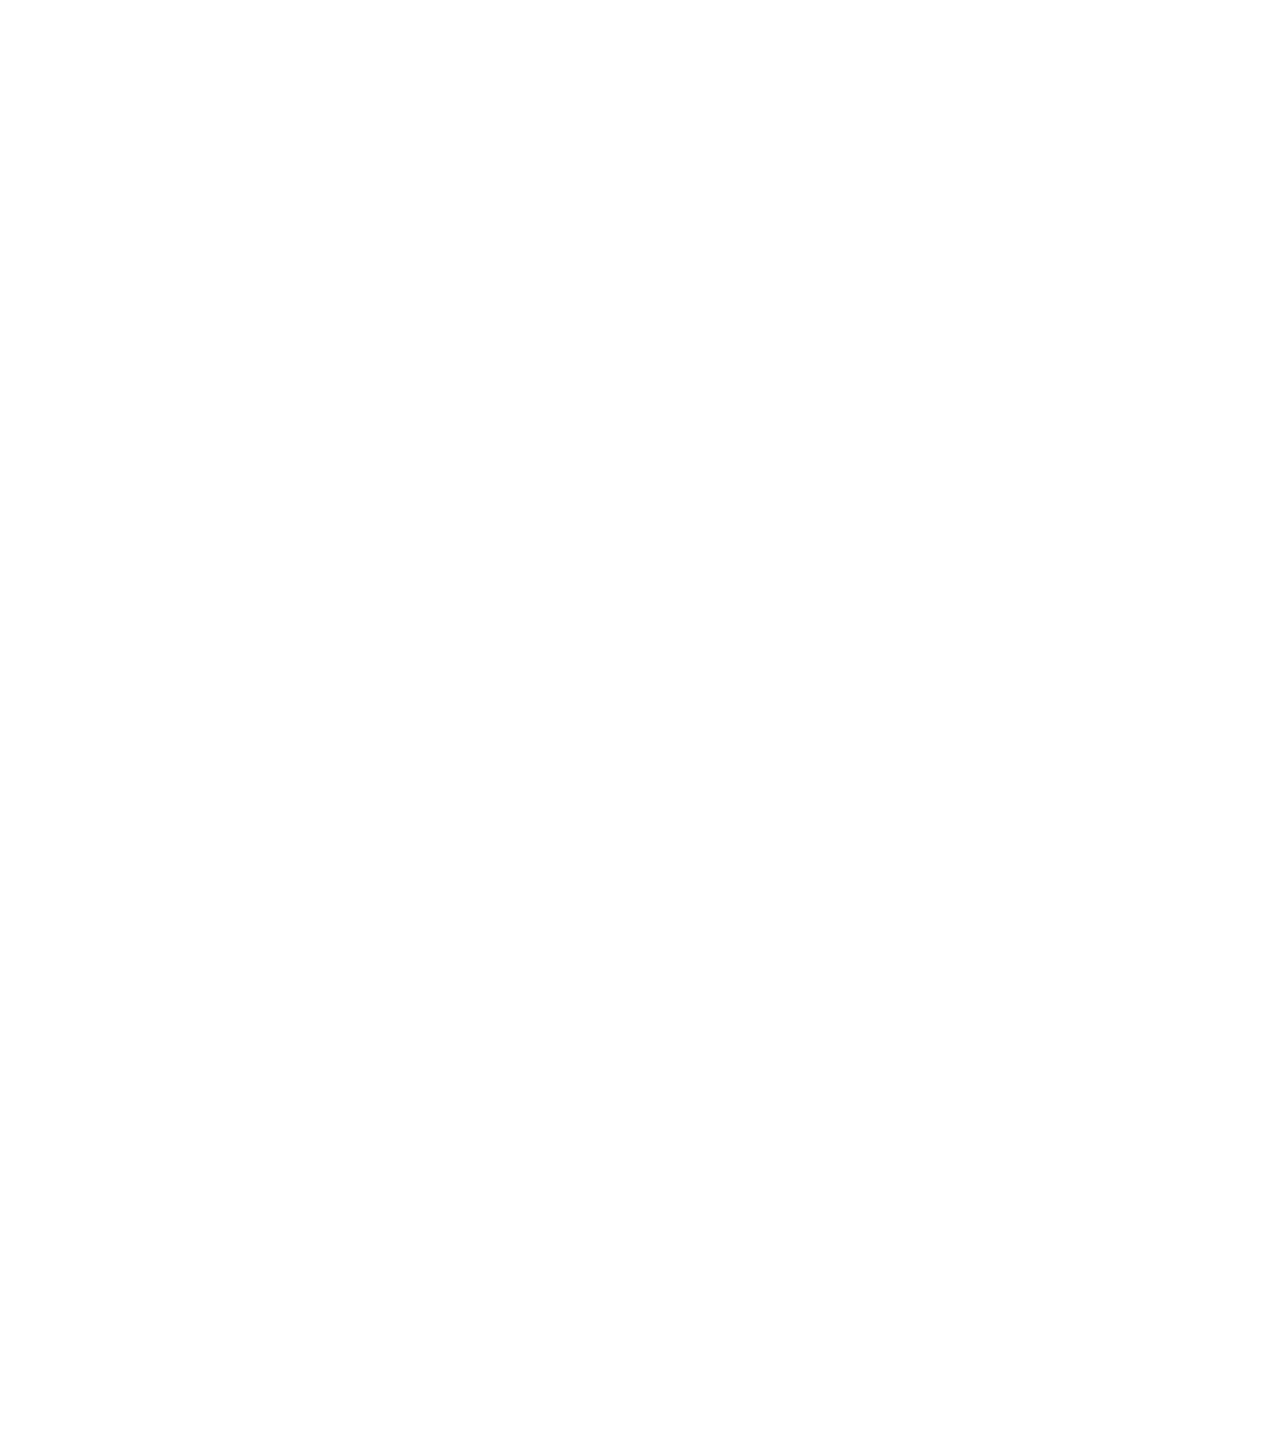
<file: wp-content/plugins/ml-slider/admin/assets/tether/examples/simple/index.html>
<!DOCTYPE html>
<html>
    <head>
        <meta charset="utf-8">
        <meta http-equiv="X-UA-Compatible" content="chrome=1">
        <meta name="viewport" content="width=device-width, initial-scale=1, user-scalable=no">
        <link rel="stylesheet" href="../resources/css/base.css" />
        <link rel="stylesheet" href="../common/css/style.css" />
    </head>
    <body>
        <div class="instructions">Resize the page to see the Tether flip.</div>

        <div class="element"></div>
        <div class="target"></div>

        <script src="//github.hubspot.com/tether/dist/js/tether.js"></script>
        <script>
            new Tether({
                element: '.element',
                target: '.target',
                attachment: 'top left',
                targetAttachment: 'top right',
                constraints: [{
                    to: 'window',
                    attachment: 'together'
                }]
            });
        </script>
    </body>
</html>
</file>
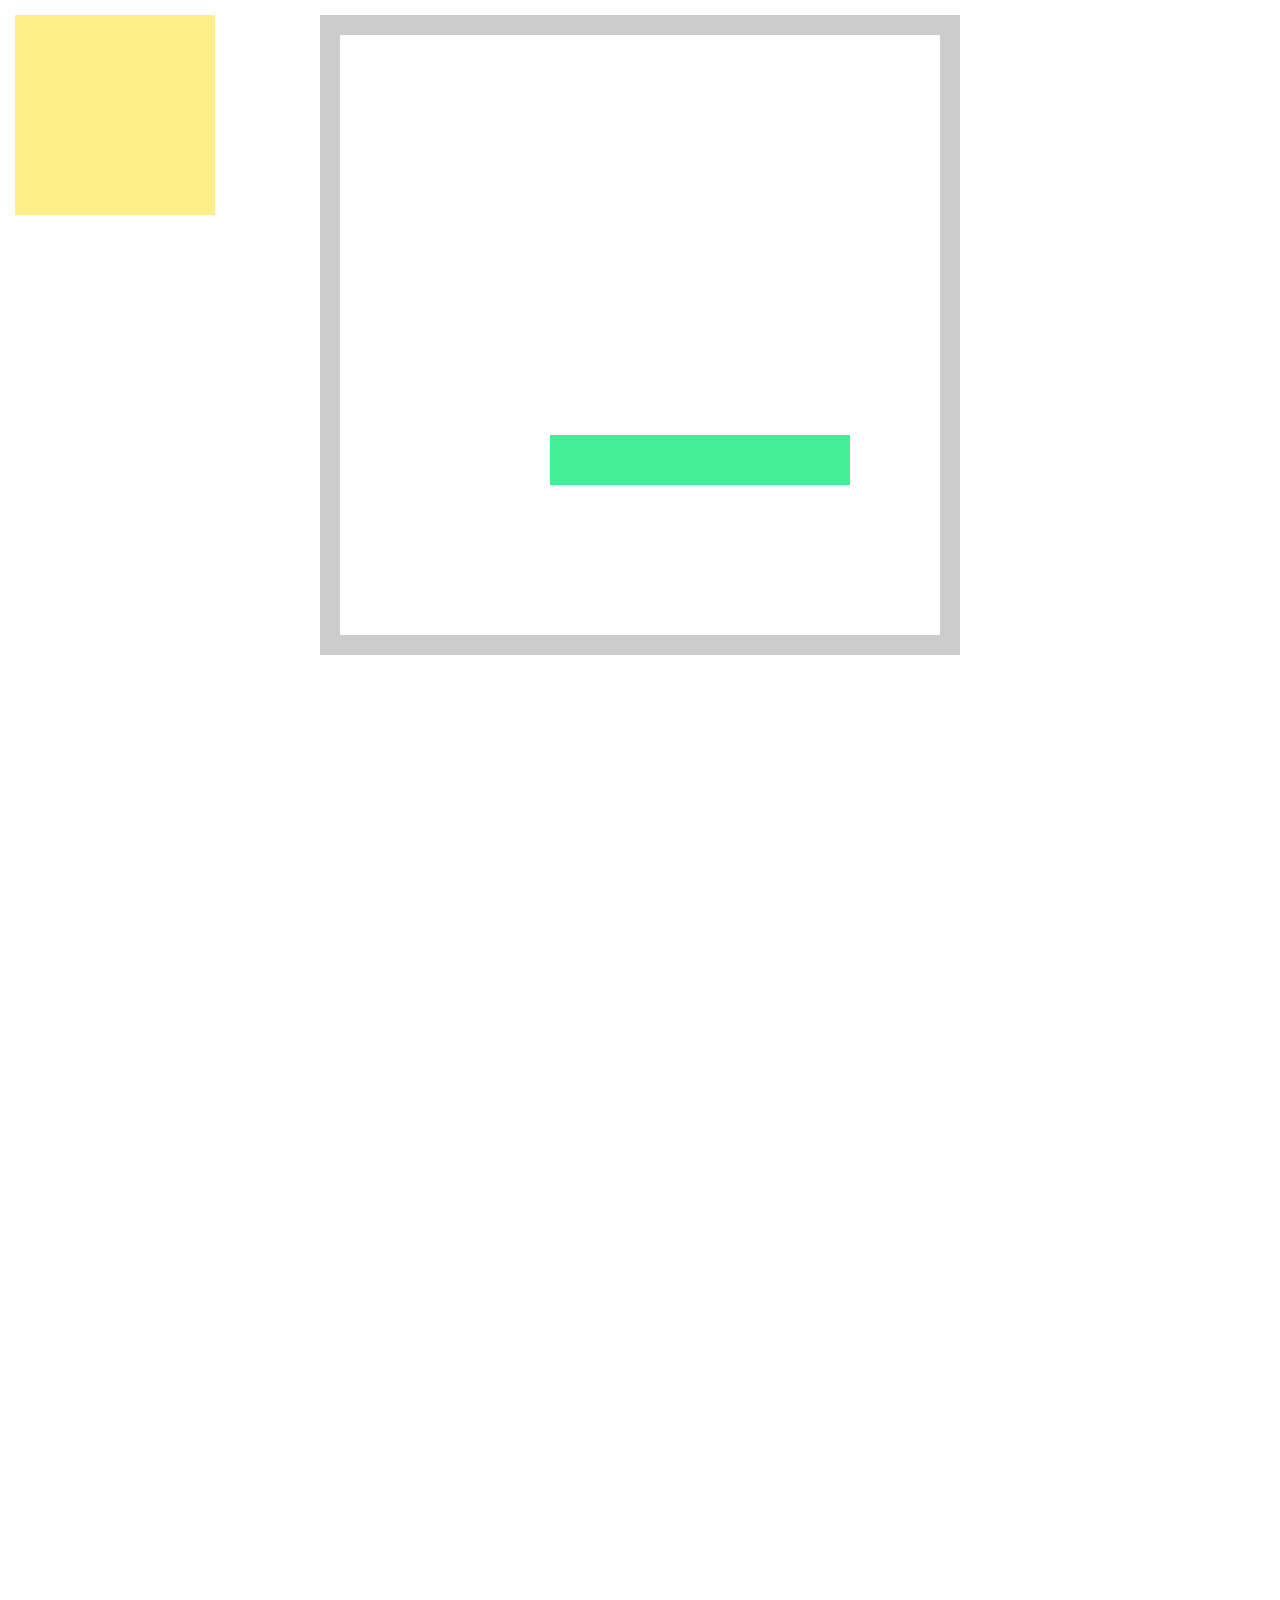
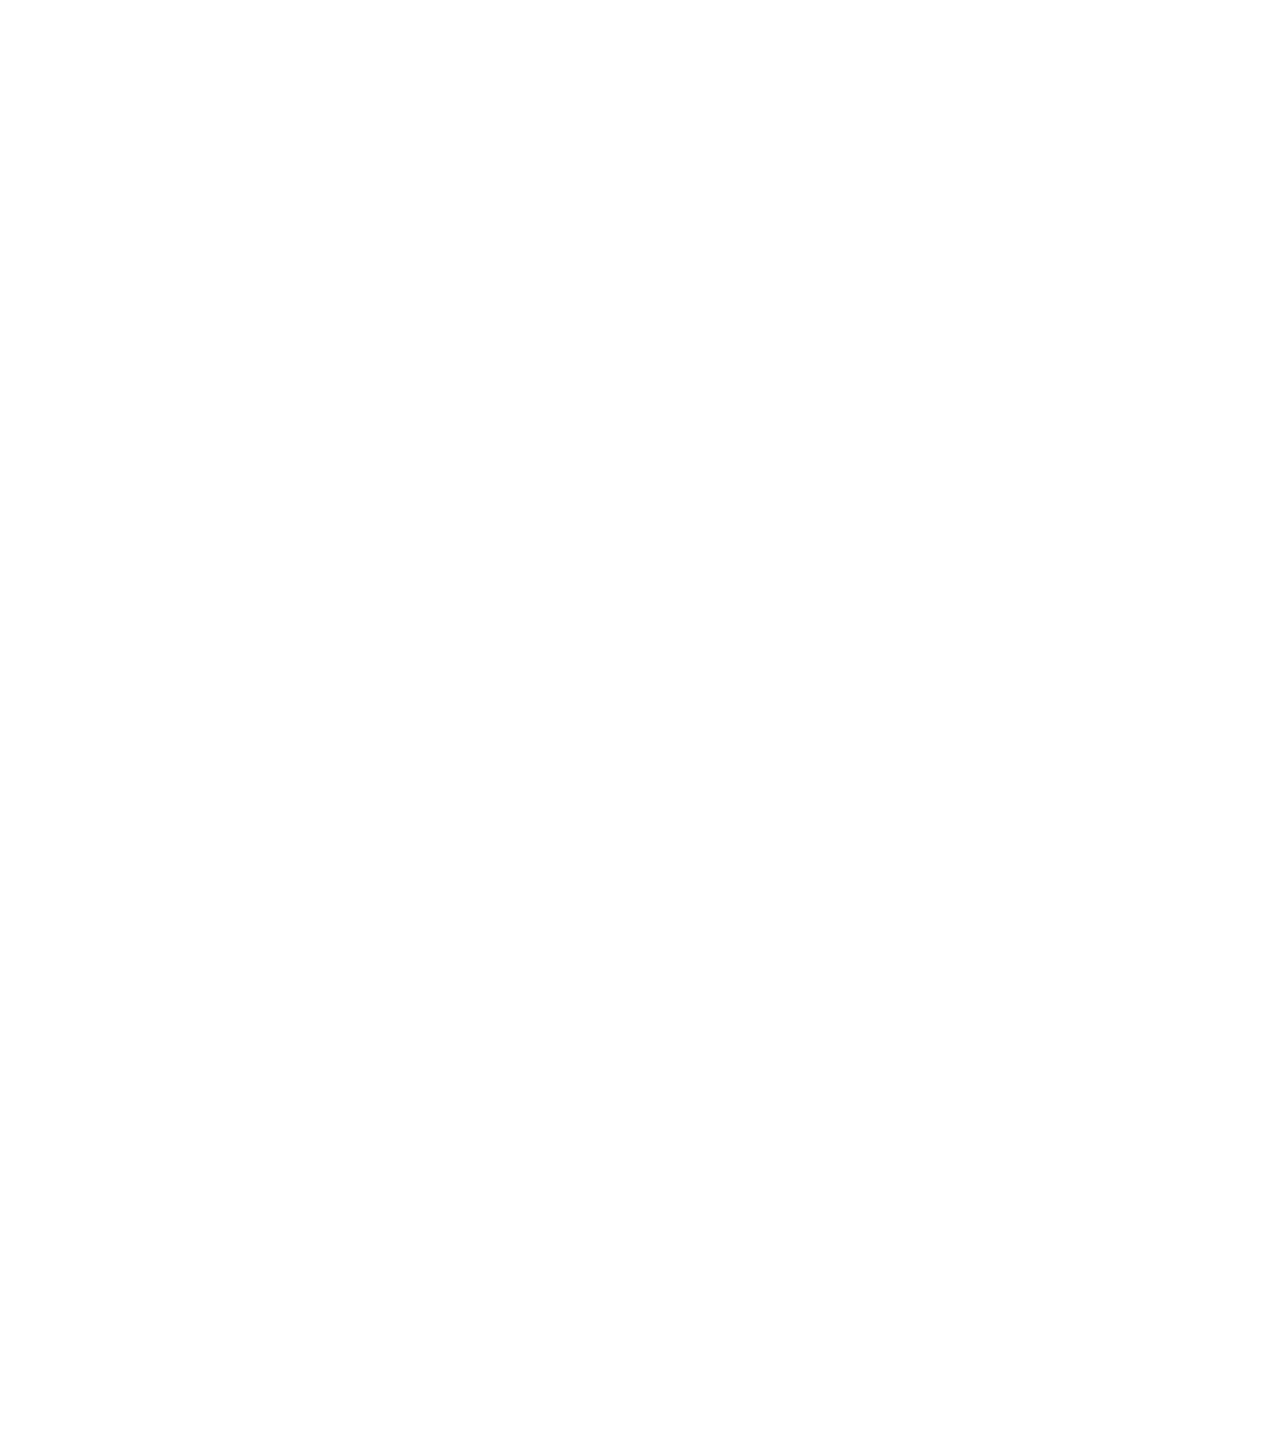
<file: wp-content/plugins/ml-slider/admin/assets/tether/examples/testbed/index.html>
<!DOCTYPE html>
<html>
    <head>
        <meta charset="utf-8">
        <meta http-equiv="X-UA-Compatible" content="chrome=1">
        <meta name="viewport" content="width=device-width, initial-scale=1, user-scalable=no">
        <link rel="stylesheet" href="../resources/css/base.css" />
        <link rel="stylesheet" href="../common/css/style.css" />
    </head>
    <body>

        <div class="element">
        </div>

        <div class="container">
            <div class="pad"></div>
            <div class="target"></div>
            <div class="pad"></div>
            <div class="pad"></div>
        </div>

        <script src="//github.hubspot.com/tether/dist/js/tether.js"></script>
        <script>
            new Tether({
                element: '.element',
                target: '.target',
                attachment: 'top center',
                targetAttachment: 'bottom center',
                constraints: [{
                  to: 'scrollParent',
                  attachment: 'together'
                }]
            });
        </script>
    </body>
  </html>
</file>
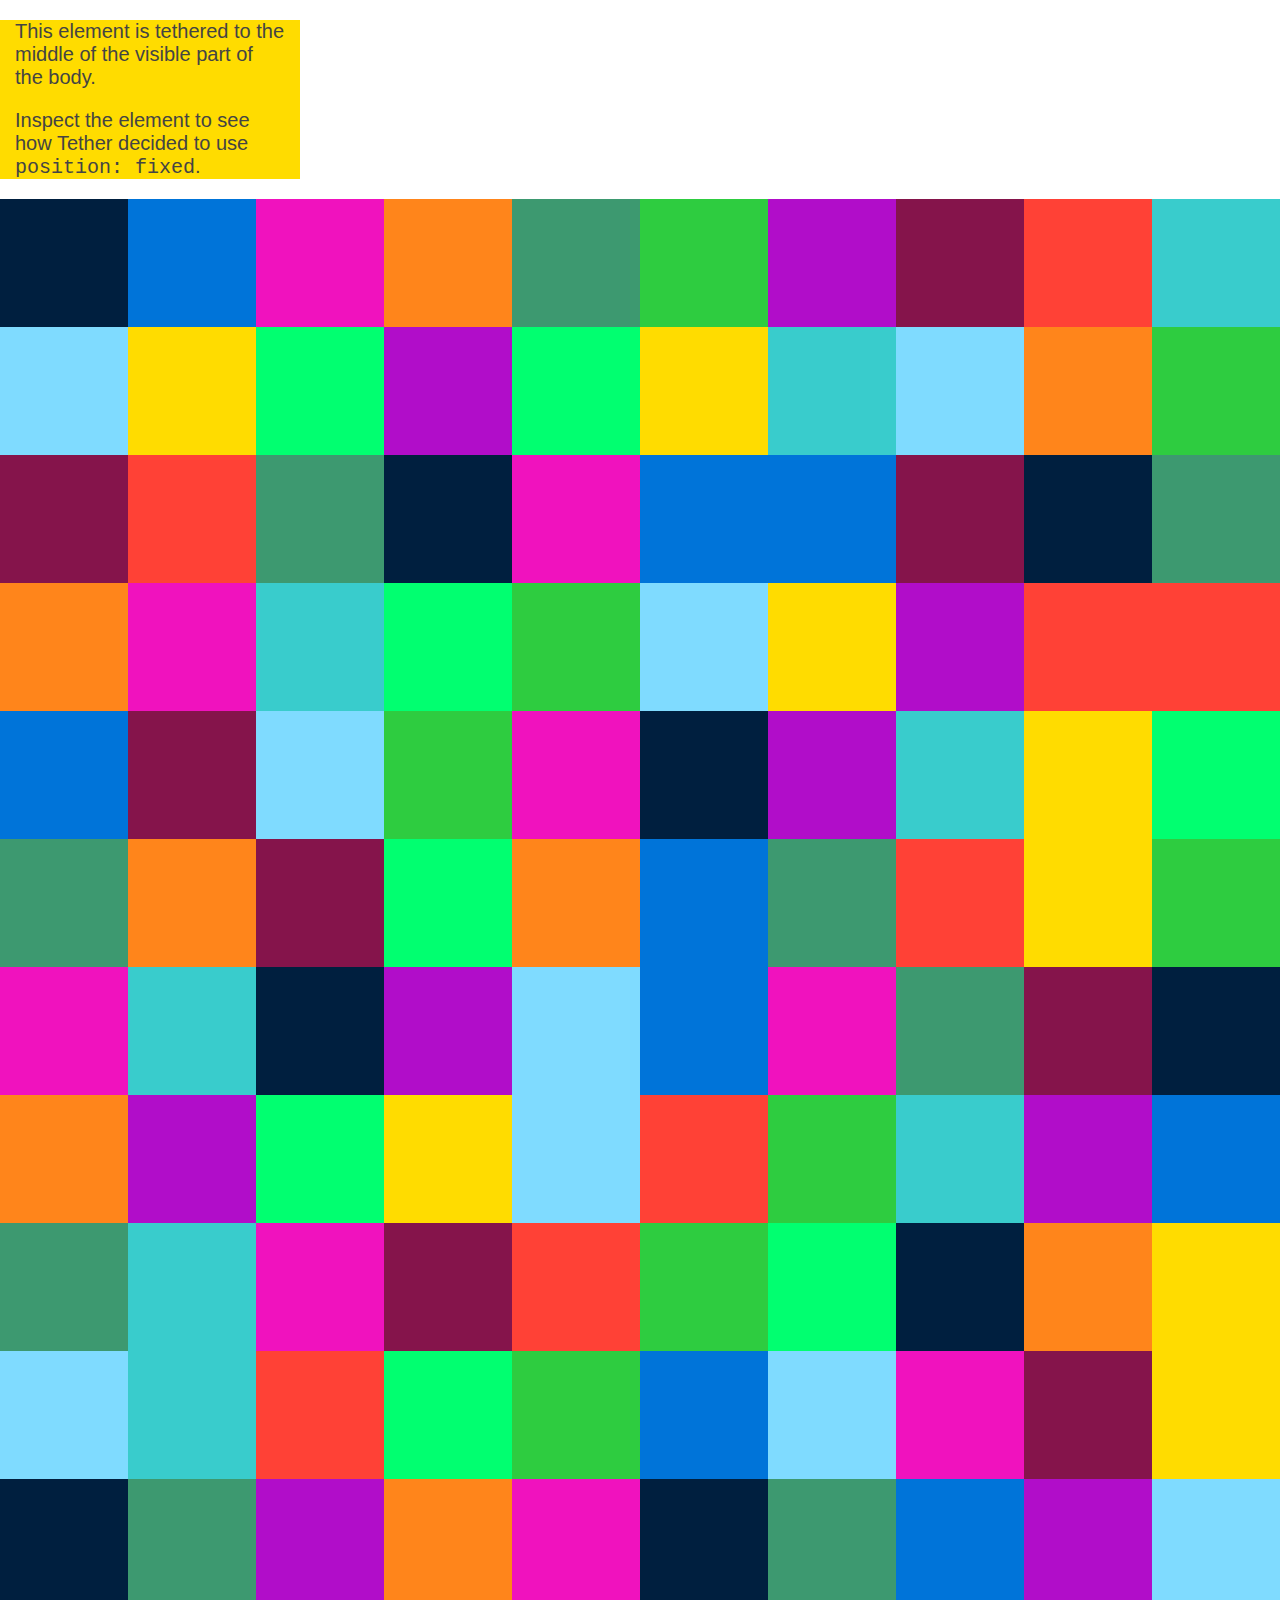
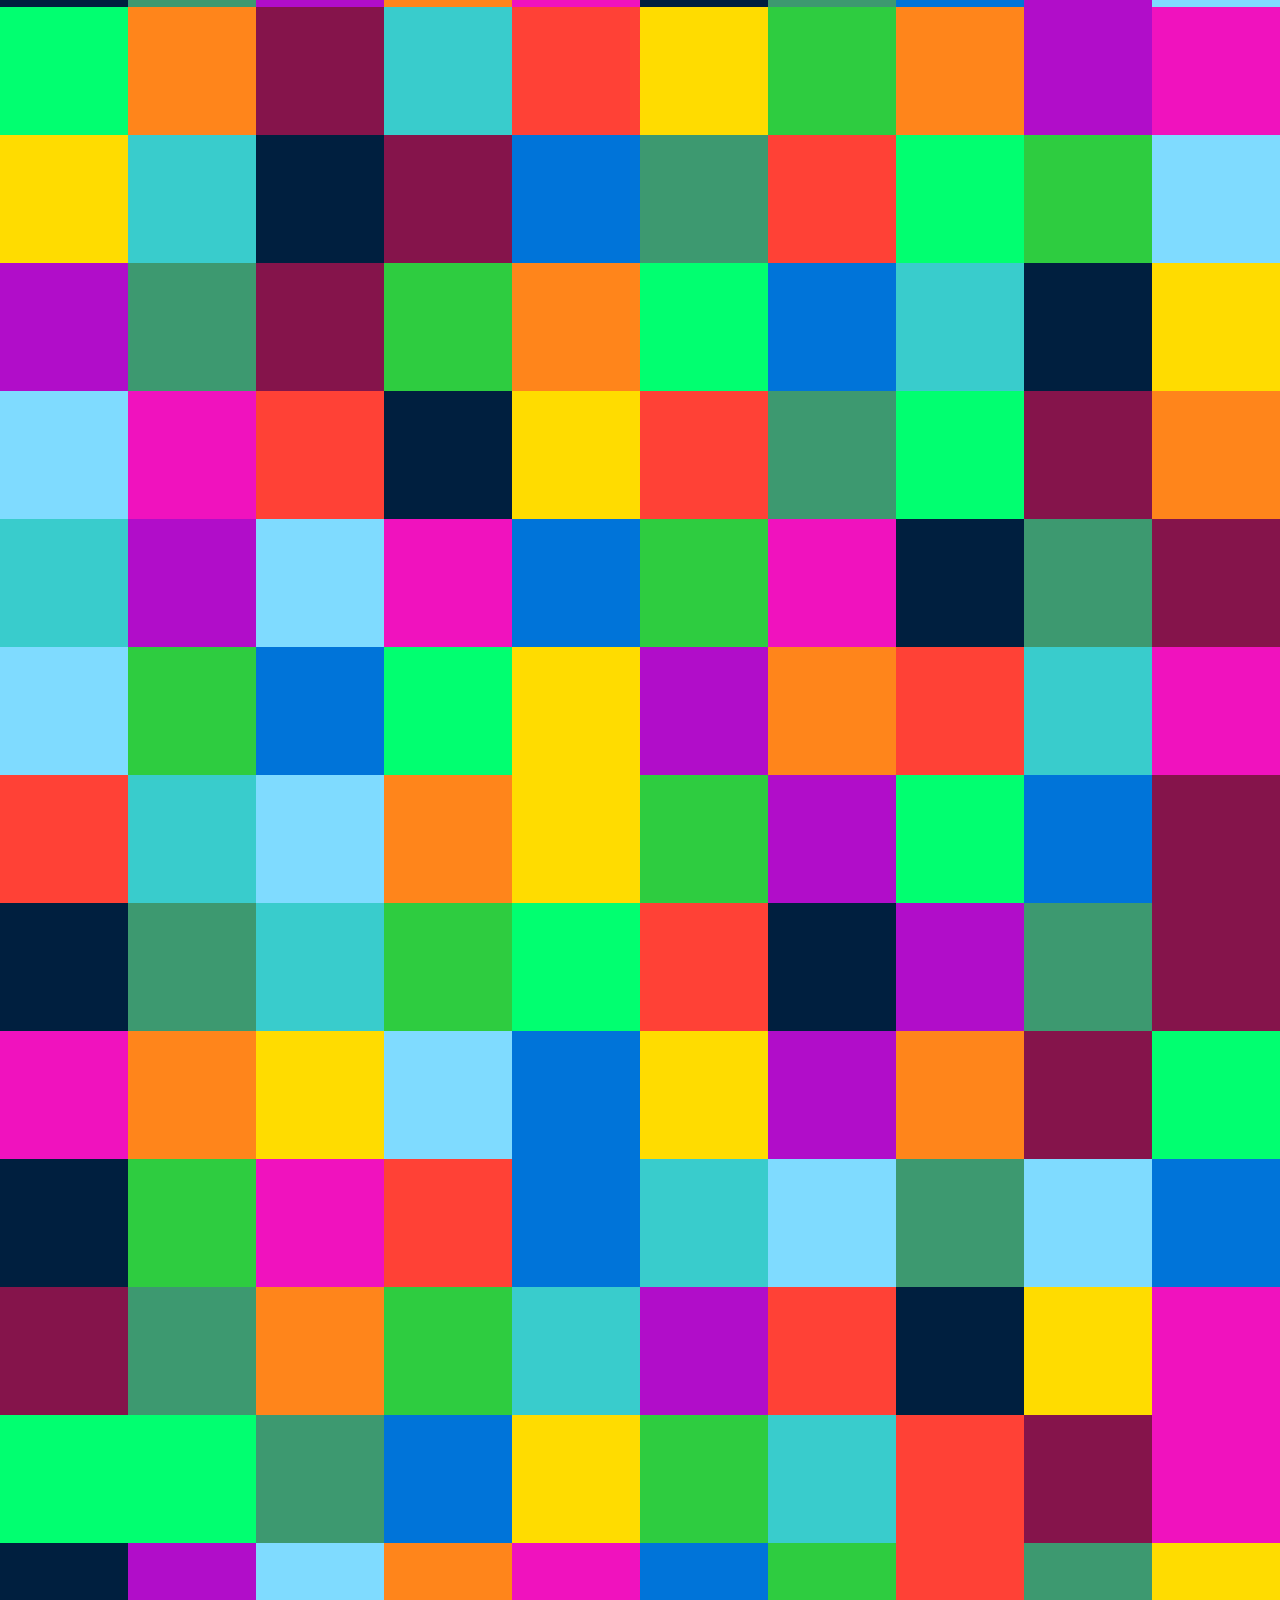
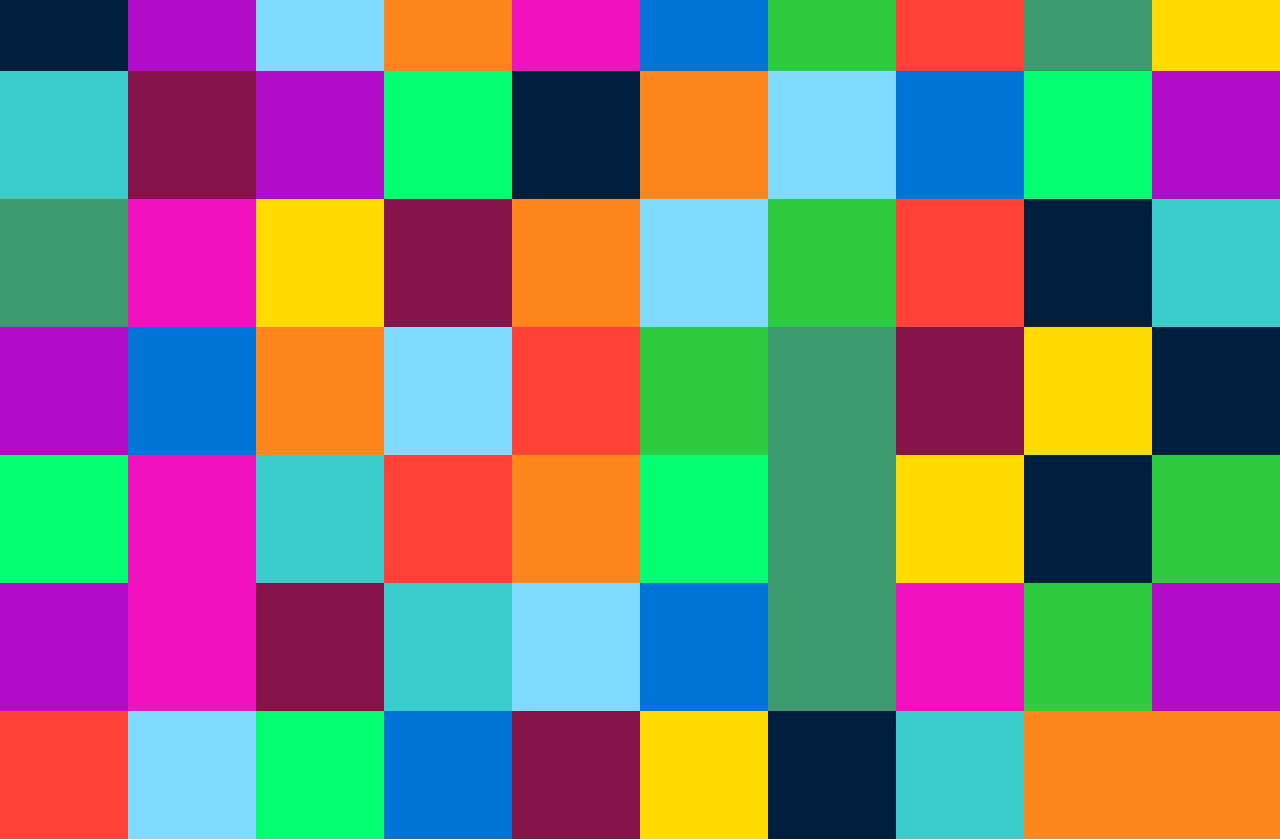
<file: wp-content/plugins/ml-slider/admin/assets/tether/examples/viewport/index.html>
<!DOCTYPE html>
<html>
  <head>
    <link rel="stylesheet" href="../resources/css/base.css" />
    <link rel="stylesheet" href="./colors.css" />
    <style>
      * {
        box-sizing: border-box;
      }

      .element {
        background-color: #FFDC00;
        width: 80%;
        max-width: 300px;
        padding: 0 15px;
        font-size: 20px;
        box-shadow: 0 0 0 2px rgba(255, 255, 255, 0.3);
      }

      @media (max-width: 380px) {
        .element {
          font-size: 16px;
        }
      }

      .bit {
        width: 10vw;
        height: 10vw;
        float: left;
      }
    </style>
  </head>
  <body>
    <div class="element">
      <p>This element is tethered to the middle of the visible part of the body.</p>

      <p>Inspect the element to see how Tether decided
      to use <code>position: fixed</code>.</p>
    </div>

    <script src="//github.hubspot.com/tether/dist/js/tether.js"></script>
    <script>
      new Tether({
        element: '.element',
        target: document.body,
        attachment: 'middle center',
        targetAttachment: 'middle center',
        targetModifier: 'visible'
      });
    </script>

    <script>
      // Random colors bit, don't mind this
      colors = ['navy', 'blue', 'aqua', 'teal', 'olive', 'green', 'lime',
        'yellow', 'orange', 'red', 'fuchsia', 'purple', 'maroon'];

      curColors = null;
      for(var i=300; i--;){
        if (!curColors || !curColors.length)
          curColors = colors.slice(0);

        var bit = document.createElement('div')
        var index = (Math.random() * curColors.length)|0;
        bit.className = 'bit bg-' + curColors[index]
        curColors.splice(index, 1);
        document.body.appendChild(bit);
      }
    </script>
  </body>
</html>
</file>
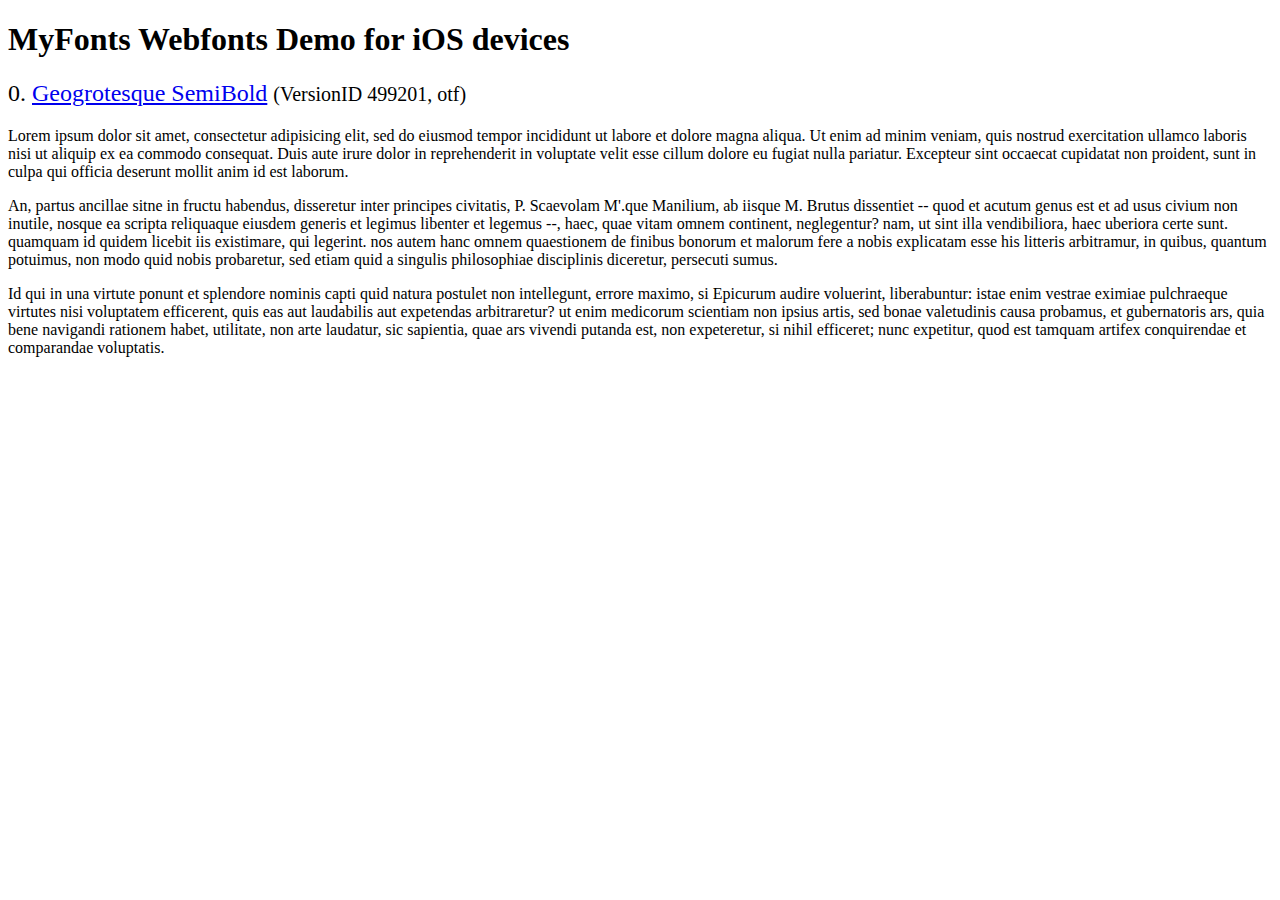
<file: wp-content/plugins/ml-slider/assets/sliders/flexslider/demo/fonts/webfonts/geo-semibold/svg/index.html>
<!DOCTYPE html>
<html>
<head>
<title>MyFonts Webfonts Demo for iOS devices</title>
<meta http-equiv="content-type" content="text/html; charset=utf-8" />

<style type="text/css" media="all">

	h2 {
		 font-weight:normal;
	}

		
	@font-face {
		font-family:"Geogrotesque-SemiBold";
		src:url("style_169898.svg#Geogrotesque-SemiBold") format("svg");
	}
	
	.webfont_0 {
		font-family: Geogrotesque-SemiBold;
	}
		
</style>

</head>

<body>

<h1>MyFonts Webfonts Demo for iOS devices</h1>


<h2>0. <span class='webfont_0'><a href='http://new.myfonts.com/search/style::169898/'>Geogrotesque SemiBold</a></span>
<small>(VersionID 499201, otf)</small>
</h2>

<p class='webfont_0'>Lorem ipsum dolor sit amet, consectetur adipisicing elit, sed do eiusmod tempor incididunt ut labore et dolore magna aliqua. Ut enim ad minim veniam, quis nostrud exercitation ullamco laboris nisi ut aliquip ex ea commodo consequat. Duis aute irure dolor in reprehenderit in voluptate velit esse cillum dolore eu fugiat nulla pariatur. Excepteur sint occaecat cupidatat non proident, sunt in culpa qui officia deserunt mollit anim id est laborum.</p>

<p class='webfont_0'>An, partus ancillae sitne in fructu habendus, disseretur inter principes civitatis, P. Scaevolam M'.que Manilium, ab iisque M. Brutus dissentiet -- quod et acutum genus est et ad usus civium non inutile, nosque ea scripta reliquaque eiusdem generis et legimus libenter et legemus --, haec, quae vitam omnem continent, neglegentur? nam, ut sint illa vendibiliora, haec uberiora certe sunt. quamquam id quidem licebit iis existimare, qui legerint. nos autem hanc omnem quaestionem de finibus bonorum et malorum fere a nobis explicatam esse his litteris arbitramur, in quibus, quantum potuimus, non modo quid nobis probaretur, sed etiam quid a singulis philosophiae disciplinis diceretur, persecuti sumus.</p>

<p class='webfont_0'>Id qui in una virtute ponunt et splendore nominis capti quid natura postulet non intellegunt, errore maximo, si Epicurum audire voluerint, liberabuntur: istae enim vestrae eximiae pulchraeque virtutes nisi voluptatem efficerent, quis eas aut laudabilis aut expetendas arbitraretur? ut enim medicorum scientiam non ipsius artis, sed bonae valetudinis causa probamus, et gubernatoris ars, quia bene navigandi rationem habet, utilitate, non arte laudatur, sic sapientia, quae ars vivendi putanda est, non expeteretur, si nihil efficeret; nunc expetitur, quod est tamquam artifex conquirendae et comparandae voluptatis.</p>




</body>
</html>
</file>
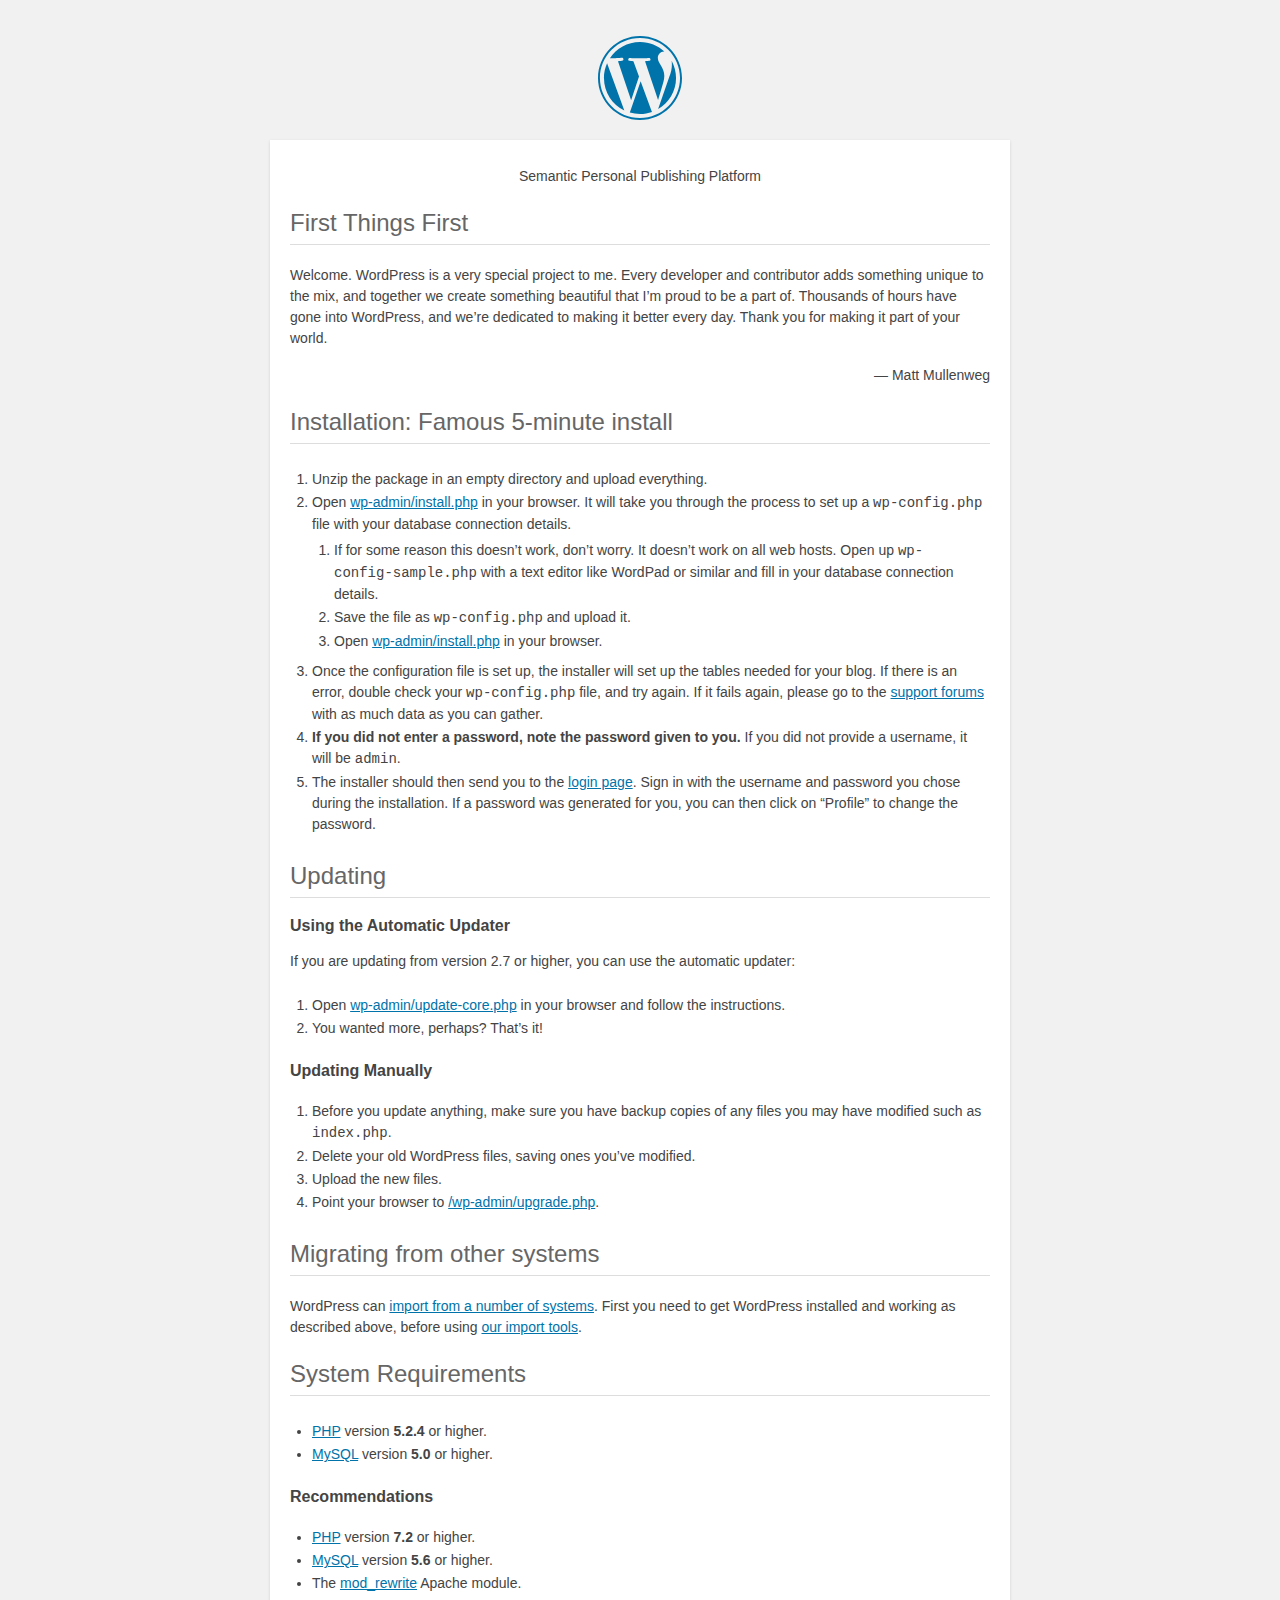
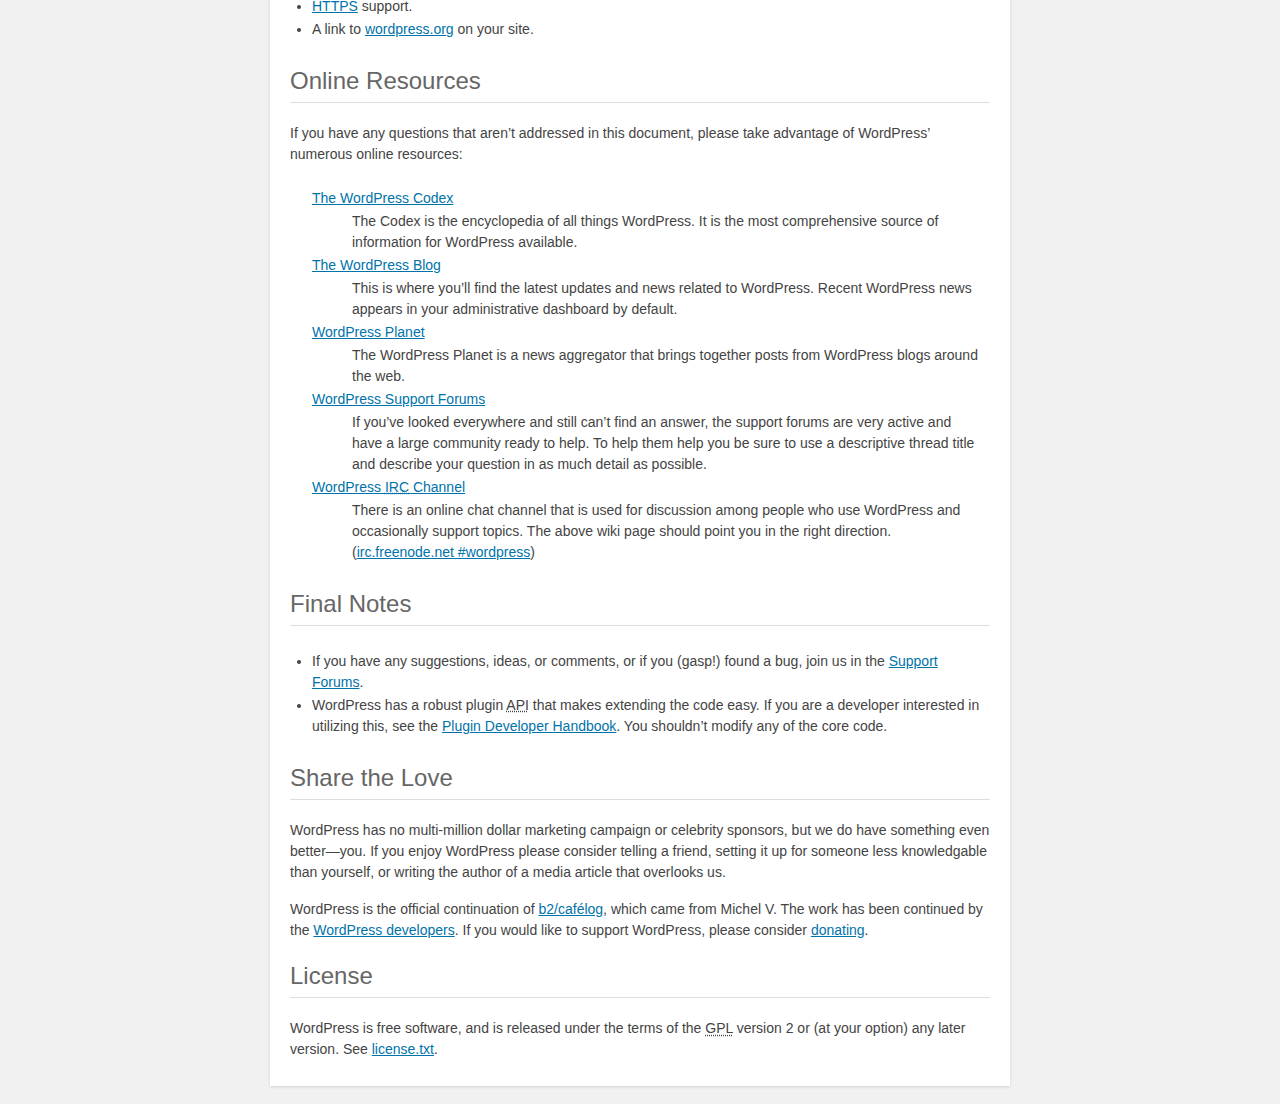
<file: readme.html>
<!DOCTYPE html>
<html>
<head>
	<meta name="viewport" content="width=device-width" />
	<meta http-equiv="Content-Type" content="text/html; charset=utf-8" />
	<title>WordPress &#8250; ReadMe</title>
	<link rel="stylesheet" href="wp-admin/css/install.css?ver=20100228" type="text/css" />
</head>
<body>
<h1 id="logo">
	<a href="https://wordpress.org/"><img alt="WordPress" src="wp-admin/images/wordpress-logo.png" /></a>
</h1>
<p style="text-align: center">Semantic Personal Publishing Platform</p>

<h2>First Things First</h2>
<p>Welcome. WordPress is a very special project to me. Every developer and contributor adds something unique to the mix, and together we create something beautiful that I&#8217;m proud to be a part of. Thousands of hours have gone into WordPress, and we&#8217;re dedicated to making it better every day. Thank you for making it part of your world.</p>
<p style="text-align: right">&#8212; Matt Mullenweg</p>

<h2>Installation: Famous 5-minute install</h2>
<ol>
	<li>Unzip the package in an empty directory and upload everything.</li>
	<li>Open <span class="file"><a href="wp-admin/install.php">wp-admin/install.php</a></span> in your browser. It will take you through the process to set up a <code>wp-config.php</code> file with your database connection details.
		<ol>
			<li>If for some reason this doesn&#8217;t work, don&#8217;t worry. It doesn&#8217;t work on all web hosts. Open up <code>wp-config-sample.php</code> with a text editor like WordPad or similar and fill in your database connection details.</li>
			<li>Save the file as <code>wp-config.php</code> and upload it.</li>
			<li>Open <span class="file"><a href="wp-admin/install.php">wp-admin/install.php</a></span> in your browser.</li>
		</ol>
	</li>
	<li>Once the configuration file is set up, the installer will set up the tables needed for your blog. If there is an error, double check your <code>wp-config.php</code> file, and try again. If it fails again, please go to the <a href="https://wordpress.org/support/" title="WordPress support">support forums</a> with as much data as you can gather.</li>
	<li><strong>If you did not enter a password, note the password given to you.</strong> If you did not provide a username, it will be <code>admin</code>.</li>
	<li>The installer should then send you to the <a href="wp-login.php">login page</a>. Sign in with the username and password you chose during the installation. If a password was generated for you, you can then click on &#8220;Profile&#8221; to change the password.</li>
</ol>

<h2>Updating</h2>
<h3>Using the Automatic Updater</h3>
<p>If you are updating from version 2.7 or higher, you can use the automatic updater:</p>
<ol>
	<li>Open <span class="file"><a href="wp-admin/update-core.php">wp-admin/update-core.php</a></span> in your browser and follow the instructions.</li>
	<li>You wanted more, perhaps? That&#8217;s it!</li>
</ol>

<h3>Updating Manually</h3>
<ol>
	<li>Before you update anything, make sure you have backup copies of any files you may have modified such as <code>index.php</code>.</li>
	<li>Delete your old WordPress files, saving ones you&#8217;ve modified.</li>
	<li>Upload the new files.</li>
	<li>Point your browser to <span class="file"><a href="wp-admin/upgrade.php">/wp-admin/upgrade.php</a>.</span></li>
</ol>

<h2>Migrating from other systems</h2>
<p>WordPress can <a href="https://codex.wordpress.org/Importing_Content">import from a number of systems</a>. First you need to get WordPress installed and working as described above, before using <a href="wp-admin/import.php" title="Import to WordPress">our import tools</a>.</p>

<h2>System Requirements</h2>
<ul>
	<li><a href="https://secure.php.net/">PHP</a> version <strong>5.2.4</strong> or higher.</li>
	<li><a href="https://www.mysql.com/">MySQL</a> version <strong>5.0</strong> or higher.</li>
</ul>

<h3>Recommendations</h3>
<ul>
	<li><a href="https://secure.php.net/">PHP</a> version <strong>7.2</strong> or higher.</li>
	<li><a href="https://www.mysql.com/">MySQL</a> version <strong>5.6</strong> or higher.</li>
	<li>The <a href="https://httpd.apache.org/docs/2.2/mod/mod_rewrite.html">mod_rewrite</a> Apache module.</li>
	<li><a href="https://wordpress.org/news/2016/12/moving-toward-ssl/">HTTPS</a> support.</li>
	<li>A link to <a href="https://wordpress.org/">wordpress.org</a> on your site.</li>
</ul>

<h2>Online Resources</h2>
<p>If you have any questions that aren&#8217;t addressed in this document, please take advantage of WordPress&#8217; numerous online resources:</p>
<dl>
	<dt><a href="https://codex.wordpress.org/">The WordPress Codex</a></dt>
		<dd>The Codex is the encyclopedia of all things WordPress. It is the most comprehensive source of information for WordPress available.</dd>
	<dt><a href="https://wordpress.org/news/">The WordPress Blog</a></dt>
		<dd>This is where you&#8217;ll find the latest updates and news related to WordPress. Recent WordPress news appears in your administrative dashboard by default.</dd>
	<dt><a href="https://planet.wordpress.org/">WordPress Planet</a></dt>
		<dd>The WordPress Planet is a news aggregator that brings together posts from WordPress blogs around the web.</dd>
	<dt><a href="https://wordpress.org/support/">WordPress Support Forums</a></dt>
		<dd>If you&#8217;ve looked everywhere and still can&#8217;t find an answer, the support forums are very active and have a large community ready to help. To help them help you be sure to use a descriptive thread title and describe your question in as much detail as possible.</dd>
	<dt><a href="https://codex.wordpress.org/IRC">WordPress <abbr title="Internet Relay Chat">IRC</abbr> Channel</a></dt>
		<dd>There is an online chat channel that is used for discussion among people who use WordPress and occasionally support topics. The above wiki page should point you in the right direction. (<a href="irc://irc.freenode.net/wordpress">irc.freenode.net #wordpress</a>)</dd>
</dl>

<h2>Final Notes</h2>
<ul>
	<li>If you have any suggestions, ideas, or comments, or if you (gasp!) found a bug, join us in the <a href="https://wordpress.org/support/">Support Forums</a>.</li>
	<li>WordPress has a robust plugin <abbr title="application programming interface">API</abbr> that makes extending the code easy. If you are a developer interested in utilizing this, see the <a href="https://developer.wordpress.org/plugins/">Plugin Developer Handbook</a>. You shouldn&#8217;t modify any of the core code.</li>
</ul>

<h2>Share the Love</h2>
<p>WordPress has no multi-million dollar marketing campaign or celebrity sponsors, but we do have something even better&#8212;you. If you enjoy WordPress please consider telling a friend, setting it up for someone less knowledgable than yourself, or writing the author of a media article that overlooks us.</p>

<p>WordPress is the official continuation of <a href="http://cafelog.com/">b2/caf&#233;log</a>, which came from Michel V. The work has been continued by the <a href="https://wordpress.org/about/">WordPress developers</a>. If you would like to support WordPress, please consider <a href="https://wordpress.org/donate/" title="Donate to WordPress">donating</a>.</p>

<h2>License</h2>
<p>WordPress is free software, and is released under the terms of the <abbr title="GNU General Public License">GPL</abbr> version 2 or (at your option) any later version. See <a href="license.txt">license.txt</a>.</p>

</body>
</html>
</file>
<file: wp-content/plugins/ml-slider/admin/assets/tether/examples/resources/css/base.css>
body {
    font-family: "Helvetica Neue", sans-serif;
    color: #444;
    margin: 0px;
}

a {
    cursor: pointer;
    color: blue;
}
</file>
<file: wp-content/plugins/ml-slider/admin/assets/tether/examples/common/css/style.css>
body {
    min-height: 3000px;
}
.element {
    width: 200px;
    height: 200px;
    background-color: #fe8;
    position: absolute;
    z-index: 6;
}

.target {
    width: 300px;
    height: 50px;
    margin: 0 35%;
    background-color: #4e9;
}

.container {
    height: 600px;
    overflow: scroll;
    width: 600px;
    border: 20px solid #CCC;
    margin-top: 100px;
}

body {
    padding: 15px;
}

body > .container {
    margin: 0 auto;
}

.pad {
    height: 400px;
    width: 100px;
}

.instructions {
    width: 100%;
    text-align: center;
    font-size: 24px;
    padding: 15px;
    background-color: rgba(210, 180, 140, 0.4);
    margin: -15px -15px 0 -15px;
}
</file>
<file: wp-content/plugins/ml-slider/admin/assets/tether/examples/viewport/colors.css>
@charset "UTF-8";
/****

   colors.css v1.0 For a friendlier looking web
   MIT License • http://clrs.cc • http://github.com/mrmrs/colors

   Author: mrmrs
           http://mrmrs.cc
           @mrmrs_

****/
/*

   SKINS
   • Backgrounds
   • Colors

*/
/* Backgrounds */
.bg-navy {
  background-color: #001f3f; }

.bg-blue {
  background-color: #0074d9; }

.bg-aqua {
  background-color: #7fdbff; }

.bg-teal {
  background-color: #39cccc; }

.bg-olive {
  background-color: #3d9970; }

.bg-green {
  background-color: #2ecc40; }

.bg-lime {
  background-color: #01ff70; }

.bg-yellow {
  background-color: #ffdc00; }

.bg-orange {
  background-color: #ff851b; }

.bg-red {
  background-color: #ff4136; }

.bg-fuchsia {
  background-color: #f012be; }

.bg-purple {
  background-color: #b10dc9; }

.bg-maroon {
  background-color: #85144b; }

.bg-white {
  background-color: white; }

.bg-gray {
  background-color: #aaaaaa; }

.bg-silver {
  background-color: #dddddd; }

.bg-black {
  background-color: #111111; }

/* Colors */
.navy {
  color: #001f3f; }

.blue {
  color: #0074d9; }

.aqua {
  color: #7fdbff; }

.teal {
  color: #39cccc; }

.olive {
  color: #3d9970; }

.green {
  color: #2ecc40; }

.lime {
  color: #01ff70; }

.yellow {
  color: #ffdc00; }

.orange {
  color: #ff851b; }

.red {
  color: #ff4136; }

.fuchsia {
  color: #f012be; }

.purple {
  color: #b10dc9; }

.maroon {
  color: #85144b; }

.white {
  color: white; }

.silver {
  color: #dddddd; }

.gray {
  color: #aaaaaa; }

.black {
  color: #111111; }

/* PRETTIER LINKS */
a {
  text-decoration: none;
  -webkit-transition: color .3s ease-in-out;
  transition: color .3s ease-in-out; }

a:link {
  color: #0074d9;
  -webkit-transition: color .3s ease-in-out;
  transition: color .3s ease-in-out; }

a:visited {
  color: #b10dc9; }

a:hover {
  color: #7fdbff;
  -webkit-transition: color .3s ease-in-out;
  transition: color .3s ease-in-out; }

a:active {
  color: #ff851b;
  -webkit-transition: color .3s ease-in-out;
  transition: color .3s ease-in-out; }
</file>
<file: wp-admin/css/install.css>
html {
	background: #f1f1f1;
	margin: 0 20px;
}

body {
	background: #fff;
	color: #444;
	font-family: -apple-system, BlinkMacSystemFont, "Segoe UI", Roboto, Oxygen-Sans, Ubuntu, Cantarell, "Helvetica Neue", sans-serif;
	margin: 140px auto 25px;
	padding: 20px 20px 10px 20px;
	max-width: 700px;
	-webkit-font-smoothing: subpixel-antialiased;
	box-shadow: 0 1px 3px rgba(0,0,0,0.13);
}

a {
	color: #0073aa;
}

a:hover,
a:active {
	color: #00a0d2;
}

a:focus {
	color: #124964;
	box-shadow:
		0 0 0 1px #5b9dd9,
		0 0 2px 1px rgba(30, 140, 190, .8);
}

.ie8 a:focus {
	outline: #5b9dd9 solid 1px;
}

h1, h2 {
	border-bottom: 1px solid #ddd;
	clear: both;
	color: #666;
	font-size: 24px;
	padding: 0;
	padding-bottom: 7px;
	font-weight: 400;
}

h3 {
	font-size: 16px;
}

p, li, dd, dt {
	padding-bottom: 2px;
	font-size: 14px;
	line-height: 1.5;
}

code, .code {
	font-family: Consolas, Monaco, monospace;
}

ul, ol, dl {
	padding: 5px 5px 5px 22px;
}

a img {
	border:0
}
abbr {
	border: 0;
	font-variant: normal;
}

fieldset {
	border: 0;
	padding: 0;
	margin: 0;
}

label {
	cursor: pointer;
}

#logo {
	margin: 6px 0 14px 0;
	padding: 0 0 7px 0;
	border-bottom: none;
	text-align:center
}
#logo a {
	background-image: url(../images/w-logo-blue.png?ver=20131202);
	background-image: none, url(../images/wordpress-logo.svg?ver=20131107);
	background-size: 84px;
	background-position: center top;
	background-repeat: no-repeat;
	color: #444; /* same as login.css */
	height: 84px;
	font-size: 20px;
	font-weight: 400;
	line-height: 1.3em;
	margin: -130px auto 25px;
	padding: 0;
	text-decoration: none;
	width: 84px;
	text-indent: -9999px;
	outline: none;
	overflow: hidden;
	display: block;
}

#logo a:focus {
	box-shadow: none;
}

.step {
	margin: 20px 0 15px;
}
.step, th {
	text-align: left;
	padding: 0;
}
.language-chooser.wp-core-ui .step .button.button-large {
	height: 36px;
	font-size: 14px;
	line-height: 33px;
	vertical-align: middle;
}
textarea {
	border: 1px solid #ddd;
	font-family: -apple-system, BlinkMacSystemFont, "Segoe UI", Roboto, Oxygen-Sans, Ubuntu, Cantarell, "Helvetica Neue", sans-serif;
	width: 100%;
	box-sizing: border-box;
}

.form-table {
	border-collapse: collapse;
	margin-top: 1em;
	width: 100%;
}

.form-table td {
	margin-bottom: 9px;
	padding: 10px 20px 10px 0;
	font-size: 14px;
	vertical-align: top
}

.form-table th {
	font-size: 14px;
	text-align: left;
	padding: 10px 20px 10px 0;
	width: 140px;
	vertical-align: top;
}

.form-table code {
	line-height: 18px;
	font-size: 14px;
}

.form-table p {
	margin: 4px 0 0 0;
	font-size: 11px;
}

.form-table input {
	line-height: 20px;
	font-size: 15px;
	padding: 3px 5px;
	border: 1px solid #ddd;
	box-shadow: inset 0 1px 2px rgba(0,0,0,0.07);
}

input,
submit {
	font-family: -apple-system, BlinkMacSystemFont, "Segoe UI", Roboto, Oxygen-Sans, Ubuntu, Cantarell, "Helvetica Neue", sans-serif;
}

.form-table input[type=text],
.form-table input[type=email],
.form-table input[type=url],
.form-table input[type=password] {
	width: 206px;
}

.form-table th p {
	font-weight: 400;
}

.form-table.install-success th,
.form-table.install-success td {
	vertical-align: middle;
	padding: 16px 20px 16px 0;
}

.form-table.install-success td p {
	margin: 0;
	font-size: 14px;
}

.form-table.install-success td code {
	margin: 0;
	font-size: 18px;
}

#error-page {
	margin-top: 50px;
}

#error-page p {
	font-size: 14px;
	line-height: 18px;
	margin: 25px 0 20px;
}

#error-page code, .code {
	font-family: Consolas, Monaco, monospace;
}

.wp-hide-pw > .dashicons {
	line-height: inherit;
}

#pass-strength-result {
	background-color: #eee;
	border: 1px solid #ddd;
	color: #23282d;
	margin: -2px 5px 5px 0px;
	padding: 3px 5px;
	text-align: center;
	width: 218px;
	box-sizing: border-box;
	opacity: 0;
}

#pass-strength-result.short {
	background-color: #f1adad;
	border-color: #e35b5b;
	opacity: 1;
}

#pass-strength-result.bad {
	background-color: #fbc5a9;
	border-color: #f78b53;
	opacity: 1;
}

#pass-strength-result.good {
	background-color: #ffe399;
	border-color: #ffc733;
	opacity: 1;
}

#pass-strength-result.strong {
	background-color: #c1e1b9;
	border-color: #83c373;
	opacity: 1;
}

#pass1.short, #pass1-text.short {
	border-color: #e35b5b;
}

#pass1.bad, #pass1-text.bad {
	border-color: #f78b53;
}

#pass1.good, #pass1-text.good {
	border-color: #ffc733;
}

#pass1.strong, #pass1-text.strong {
	border-color: #83c373;
}

.pw-weak {
	display: none;
}

.message {
	border-left: 4px solid #dc3232;
	padding: .7em .6em;
	background-color: #fbeaea;
}

/* rtl:ignore */
#dbname,
#uname,
#pwd,
#dbhost,
#prefix,
#user_login,
#admin_email,
#pass1,
#pass2 {
	direction: ltr;
}

#pass1-text,
.show-password #pass1 {
	display: none;
}

.show-password #pass1-text
{
	display: inline-block;
}

.form-table span.description.important {
	font-size: 12px;
}


/* localization */
body.rtl,
.rtl textarea,
.rtl input,
.rtl submit {
	font-family: Tahoma, sans-serif;
}

:lang(he-il) body.rtl,
:lang(he-il) .rtl textarea,
:lang(he-il) .rtl input,
:lang(he-il) .rtl submit {
	font-family: Arial, sans-serif;
}

@media only screen and (max-width: 799px) {
	body {
		margin-top: 115px;
	}
	#logo a {
		margin: -125px auto 30px;
	}
}

@media screen and ( max-width: 782px ) {

	.form-table {
		margin-top: 0;
	}

	.form-table th,
	.form-table td {
		display: block;
		width: auto;
		vertical-align: middle;
	}

	.form-table th {
		padding: 20px 0 0;
	}

	.form-table td {
		padding: 5px 0;
		border: 0;
		margin: 0;
	}

	textarea,
	input {
		font-size: 16px;
	}

	.form-table td input[type="text"],
	.form-table td input[type="email"],
	.form-table td input[type="url"],
	.form-table td input[type="password"],
	.form-table td select,
	.form-table td textarea,
	.form-table span.description {
		width: 100%;
		font-size: 16px;
		line-height: 1.5;
		padding: 7px 10px;
		display: block;
		max-width: none;
		box-sizing: border-box;
	}

}

body.language-chooser {
	max-width: 300px;
}

.language-chooser select {
	padding: 8px;
	width: 100%;
	display: block;
	border: 1px solid #ddd;
	background-color: #fff;
	color: #32373c;
	font-size: 16px;
	font-family: Arial, sans-serif;
	font-weight: 400;
}

.language-chooser p {
	text-align: right;
}

.screen-reader-input,
.screen-reader-text {
	border: 0;
	clip: rect(1px, 1px, 1px, 1px);
	-webkit-clip-path: inset(50%);
	clip-path: inset(50%);
	height: 1px;
	margin: -1px;
	overflow: hidden;
	padding: 0;
	position: absolute;
	width: 1px;
	word-wrap: normal !important;
}

.spinner {
	background: url(../images/spinner.gif) no-repeat;
	background-size: 20px 20px;
	visibility: hidden;
	opacity: 0.7;
	filter: alpha(opacity=70);
	width: 20px;
	height: 20px;
	margin: 2px 5px 0;
}

.step .spinner {
	display: inline-block;
	vertical-align: middle;
	margin-right: 15px;
}

.button.hide-if-no-js,
.hide-if-no-js {
	display: none;
}

/**
 * HiDPI Displays
 */
@media print,
  (-webkit-min-device-pixel-ratio: 1.25),
  (min-resolution: 120dpi) {

	.spinner {
		background-image: url(../images/spinner-2x.gif);
	}

}
</file>
